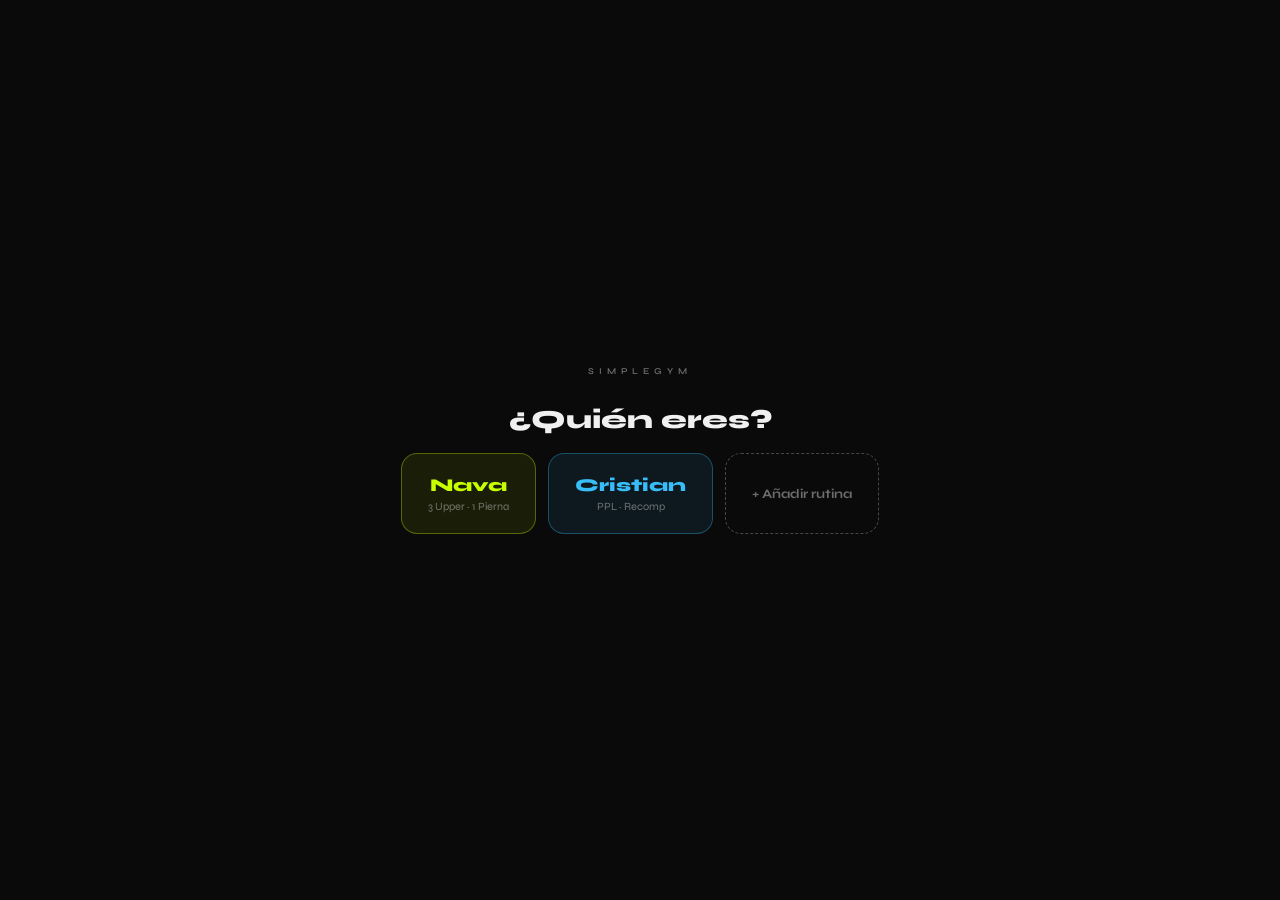
<file: index.html>
<!DOCTYPE html>
<html lang="es">
<head>
<meta charset="UTF-8">
<meta name="viewport" content="width=device-width, initial-scale=1, maximum-scale=1, user-scalable=no">
<meta name="mobile-web-app-capable" content="yes">
<meta name="apple-mobile-web-app-capable" content="yes">
<meta name="apple-mobile-web-app-status-bar-style" content="black-translucent">
<title>SimpleGym</title>
<meta name="theme-color" content="#0a0a0a">
<link rel="manifest" href="manifest.webmanifest">
<link rel="icon" href="icons/icon.svg" type="image/svg+xml">
<link rel="apple-touch-icon" href="icons/icon-192.png">
<link rel="stylesheet" href="styles.css?v=1.4.1">
</head>
<body>
<div id="app"><div class="loading">CARGANDO…</div></div>
<div id="rest-timer" class="resttimer"></div>

<script src="js/store.js?v=1.4.1"></script>
<script src="js/core.js?v=1.4.1"></script>
<script src="js/timer.js?v=1.4.1"></script>
<script src="js/library.js?v=1.4.1"></script>
<script src="js/builders.js?v=1.4.1"></script>
<script src="js/data-nava.js?v=1.4.1"></script>
<script src="js/data-cristian.js?v=1.4.1"></script>
<script src="js/profiles.js?v=1.4.1"></script>
<script src="js/engine.js?v=1.4.1"></script>
<script src="js/app.js?v=1.4.1"></script>
</body>
</html>
</file>
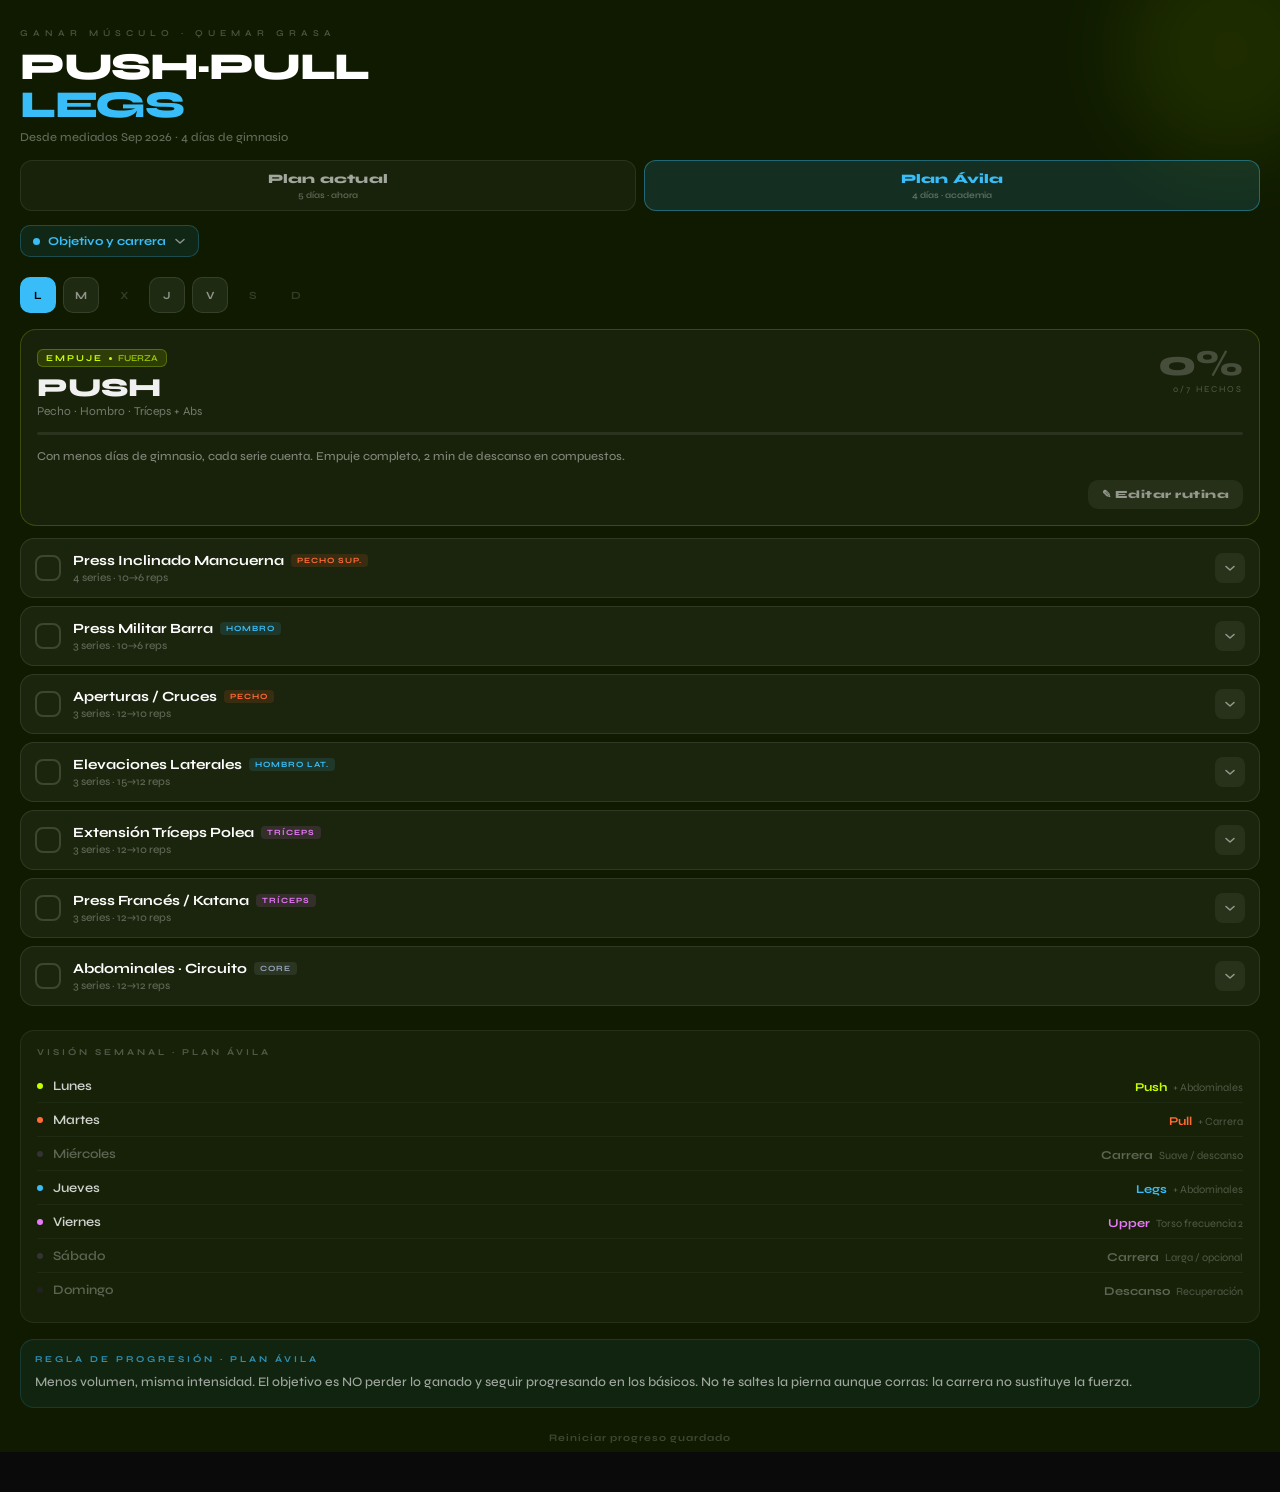
<file: rutina-cristian.html>
<!DOCTYPE html>
<!-- APP DEL AMIGO — PPL Recomp. Almacenamiento independiente (STORAGE_KEY = gymAmigoProgresoV1).
     Dos bloques: "Plan actual" (5 días PPL, hasta mediados de septiembre) y "Plan Ávila" (4 días PPL+Upper). -->
<html lang="es">
<head>
<meta charset="UTF-8">
<meta name="viewport" content="width=device-width, initial-scale=1, maximum-scale=1, user-scalable=no">
<meta name="mobile-web-app-capable" content="yes">
<meta name="apple-mobile-web-app-capable" content="yes">
<meta name="apple-mobile-web-app-status-bar-style" content="black-translucent">
<title>PPL · Recomp — Plan del amigo</title>
<style>
  @import url('https://fonts.googleapis.com/css2?family=Syne:wght@400;500;600;700;800&display=swap');
  * { box-sizing: border-box; margin: 0; padding: 0; -webkit-tap-highlight-color: transparent; }
  html, body { background: #0a0a0a; }
  body {
    font-family: 'Syne', -apple-system, sans-serif; color: #f0f0f0;
    transition: background 0.5s ease; padding-bottom: env(safe-area-inset-bottom);
  }
  ::-webkit-scrollbar { width: 3px; }
  ::-webkit-scrollbar-thumb { background: #333; }

  .wrap { min-height: 100vh; }
  .glow { position: absolute; top: -60px; right: -60px; width: 220px; height: 220px; border-radius: 50%; opacity: 0.08; filter: blur(40px); pointer-events: none; transition: background 0.5s; }
  .header { padding: 28px 20px 0; position: relative; overflow: hidden; }
  .eyebrow { font-size: 9px; letter-spacing: 5px; color: rgba(255,255,255,0.25); margin-bottom: 10px; font-weight: 600; }
  .title { font-size: 38px; font-weight: 800; letter-spacing: -1.5px; line-height: 1; color: #fff; }
  .subtitle { font-size: 12px; color: rgba(255,255,255,0.35); margin-top: 6px; font-weight: 500; }

  .blockswitch { display: flex; gap: 8px; margin-top: 16px; }
  .blockpill { flex: 1; padding: 10px 12px; border-radius: 12px; cursor: pointer; text-align: center; transition: all 0.25s; }
  .blockpill .bp-name { font-size: 13px; font-weight: 800; letter-spacing: 0.2px; }
  .blockpill .bp-sub { font-size: 9px; font-weight: 600; margin-top: 3px; opacity: 0.8; }

  .phasepill { display: inline-flex; align-items: center; gap: 8px; margin-top: 14px; padding: 8px 12px; border-radius: 10px; cursor: pointer; transition: all 0.2s; }
  .dot { width: 7px; height: 7px; border-radius: 50%; flex-shrink: 0; display: inline-block; }
  .chevron { display: inline-flex; transition: transform 0.2s; }
  .chevron.open { transform: rotate(180deg); }
  .planpanel { margin-top: 12px; background: rgba(255,255,255,0.03); border-radius: 14px; padding: 16px; }
  .plandesc { font-size: 13px; color: rgba(255,255,255,0.7); line-height: 1.6; margin-bottom: 14px; }
  .planlabel { font-size: 9px; font-weight: 700; letter-spacing: 2px; color: rgba(255,255,255,0.25); margin-bottom: 8px; margin-top: 4px; }
  .runbox { background: rgba(255,255,255,0.03); border-radius: 10px; padding: 11px 12px; margin-bottom: 14px; }
  .runtext { font-size: 12px; color: rgba(255,255,255,0.55); line-height: 1.6; font-weight: 500; }
  .phaserow { display: flex; justify-content: space-between; align-items: center; padding: 8px 0; border-bottom: 1px solid rgba(255,255,255,0.05); }
  .phaserow:last-child { border-bottom: none; }
  .phaseleft { display: flex; align-items: center; gap: 8px; }
  .phasename { font-size: 12px; font-weight: 600; color: rgba(255,255,255,0.6); }
  .phasename.current { font-weight: 800; color: #fff; }
  .heretag { font-size: 8px; font-weight: 700; letter-spacing: 1px; }
  .phasedate { font-size: 10px; color: rgba(255,255,255,0.3); white-space: nowrap; }

  .weekpills { display: flex; gap: 7px; margin-top: 20px; }
  .daybtn { width: 36px; height: 36px; border-radius: 10px; display: flex; align-items: center; justify-content: center; font-size: 11px; font-weight: 700; transition: all 0.3s; }

  .daycard-wrap { margin: 16px 20px 0; }
  .daycard { background: rgba(255,255,255,0.04); border-radius: 16px; padding: 16px; transition: border-color 0.4s; }
  .daycard-top { display: flex; justify-content: space-between; align-items: flex-start; }
  .typebadge { display: inline-flex; align-items: center; gap: 6px; border-radius: 6px; padding: 3px 8px; margin-bottom: 8px; }
  .typebadge .t1 { font-size: 9px; font-weight: 700; letter-spacing: 2px; }
  .typebadge .sep { width: 3px; height: 3px; border-radius: 50%; display: inline-block; }
  .typebadge .t2 { font-size: 9px; font-weight: 600; opacity: 0.7; }
  .dayname { font-size: 26px; font-weight: 800; letter-spacing: -0.5px; line-height: 1; }
  .daysub { font-size: 12px; color: rgba(255,255,255,0.4); margin-top: 3px; }
  .pctbox { text-align: right; }
  .pctnum { font-size: 36px; font-weight: 800; line-height: 1; transition: color 0.3s; }
  .pctlabel { font-size: 9px; letter-spacing: 2px; color: rgba(255,255,255,0.25); margin-top: 2px; }
  .barbg { height: 3px; background: rgba(255,255,255,0.08); border-radius: 3px; margin-top: 14px; overflow: hidden; }
  .barfill { height: 100%; border-radius: 3px; transition: width 0.5s cubic-bezier(.4,0,.2,1); }
  .focus { margin-top: 12px; font-size: 12px; color: rgba(255,255,255,0.45); line-height: 1.6; font-weight: 500; }

  .exlist { padding: 12px 20px; }
  .excard { margin-bottom: 8px; border-radius: 14px; overflow: hidden; transition: all 0.25s ease; }
  .exhead { padding: 13px 14px; display: flex; gap: 12px; align-items: center; }
  .chk { width: 26px; height: 26px; flex-shrink: 0; border-radius: 8px; display: flex; align-items: center; justify-content: center; transition: all 0.15s; cursor: pointer; }
  .exinfo { flex: 1; min-width: 0; cursor: pointer; }
  .exname-row { display: flex; align-items: center; gap: 7px; flex-wrap: wrap; }
  .exname { font-size: 14px; font-weight: 700; }
  .muscletag { font-size: 8px; font-weight: 700; padding: 2px 6px; border-radius: 4px; letter-spacing: 1px; white-space: nowrap; }
  .exmeta { font-size: 11px; color: rgba(255,255,255,0.3); margin-top: 2px; font-weight: 500; }
  .expbtn { width: 30px; height: 30px; display: flex; align-items: center; justify-content: center; border-radius: 8px; background: rgba(255,255,255,0.06); transition: transform 0.25s ease; flex-shrink: 0; cursor: pointer; }

  .pyramid { border-top: 1px solid rgba(255,255,255,0.06); }
  .pyhead { display: grid; grid-template-columns: 40px 90px 1fr 60px; padding: 7px 14px; background: rgba(0,0,0,0.2); font-size: 8px; font-weight: 700; letter-spacing: 2px; color: rgba(255,255,255,0.2); }
  .pyrow { display: grid; grid-template-columns: 40px 90px 1fr 60px; padding: 9px 14px; align-items: center; border-bottom: 1px solid rgba(255,255,255,0.04); }
  .pyrow:last-of-type { border-bottom: none; }
  .pyset { font-size: 16px; font-weight: 800; }
  .pyreps { font-size: 15px; font-weight: 700; color: #fff; }
  .pyweight { font-size: 13px; color: rgba(255,255,255,0.5); font-weight: 500; }
  .pyint { text-align: right; font-size: 9px; font-weight: 700; }
  .tip { padding: 10px 14px; background: rgba(0,0,0,0.15); border-top: 1px solid rgba(255,255,255,0.05); font-size: 11px; color: rgba(255,255,255,0.35); line-height: 1.6; font-style: italic; }

  .logwrap { padding: 12px 14px; border-top: 1px solid rgba(255,255,255,0.05); }
  .logbtn { display: flex; align-items: center; justify-content: center; gap: 7px; padding: 10px; border-radius: 10px; font-size: 12px; font-weight: 700; cursor: pointer; }
  .logform-row { display: flex; gap: 10px; margin-bottom: 10px; }
  .logform-col { flex: 1; }
  .logform-label { font-size: 9px; font-weight: 700; letter-spacing: 1px; color: rgba(255,255,255,0.35); margin-bottom: 5px; }
  .numin { font-family: 'Syne', sans-serif; font-weight: 700; font-size: 15px; background: rgba(255,255,255,0.06); border: 1px solid rgba(255,255,255,0.15); color: #fff; border-radius: 8px; padding: 8px 10px; width: 100%; }
  .numin:focus { outline: none; border-color: rgba(255,255,255,0.4); }
  .logform-actions { display: flex; gap: 8px; }
  .logform-btn { flex: 1; text-align: center; padding: 10px; border-radius: 10px; font-size: 12px; font-weight: 800; cursor: pointer; }

  .editbar { display: flex; justify-content: flex-end; margin-top: 14px; }
  .editbtn { display: inline-flex; align-items: center; gap: 6px; font-size: 11px; font-weight: 800; letter-spacing: 0.5px; padding: 8px 14px; border-radius: 10px; cursor: pointer; }
  .exname-input { font-family: 'Syne', sans-serif; font-weight: 700; font-size: 14px; background: rgba(255,255,255,0.07); border: 1px solid rgba(255,255,255,0.18); color: #fff; border-radius: 7px; padding: 5px 8px; width: 100%; min-width: 0; }
  .exname-input:focus { outline: none; border-color: rgba(255,255,255,0.4); }
  .pyhead-edit { display: grid; grid-template-columns: 34px 1fr 1fr 30px; gap: 6px; padding: 7px 14px; background: rgba(0,0,0,0.2); font-size: 8px; font-weight: 700; letter-spacing: 2px; color: rgba(255,255,255,0.2); }
  .pyrow-edit { display: grid; grid-template-columns: 34px 1fr 1fr 30px; gap: 6px; padding: 7px 14px; align-items: center; border-bottom: 1px solid rgba(255,255,255,0.04); }
  .pyrow-edit:last-of-type { border-bottom: none; }
  .pysmallin { font-family: 'Syne', sans-serif; font-weight: 700; font-size: 12px; background: rgba(255,255,255,0.06); border: 1px solid rgba(255,255,255,0.15); color: #fff; border-radius: 6px; padding: 6px 7px; width: 100%; min-width: 0; }
  .pysmallin:focus { outline: none; border-color: rgba(255,255,255,0.4); }
  .setdel { width: 22px; height: 22px; display: flex; align-items: center; justify-content: center; border-radius: 6px; background: rgba(255,80,80,0.15); color: #ff6b6b; font-size: 14px; font-weight: 800; cursor: pointer; flex-shrink: 0; }
  .addsetbtn { margin: 8px 14px 2px; padding: 9px; border-radius: 8px; background: rgba(255,255,255,0.05); text-align: center; font-size: 11px; font-weight: 700; color: rgba(255,255,255,0.5); cursor: pointer; }
  .exdelbtn { margin: 10px 14px 2px; padding: 9px; border-radius: 8px; background: rgba(255,80,80,0.1); text-align: center; font-size: 11px; font-weight: 700; color: #ff6b6b; cursor: pointer; }
  .addexbtn { margin: 14px 20px 0; padding: 13px; border-radius: 14px; border: 1px dashed rgba(255,255,255,0.18); text-align: center; font-size: 12px; font-weight: 700; color: rgba(255,255,255,0.4); cursor: pointer; }
  .restorebtn { margin: 10px 20px 0; padding: 9px; border-radius: 10px; background: rgba(255,255,255,0.04); text-align: center; font-size: 11px; font-weight: 700; color: rgba(255,255,255,0.4); cursor: pointer; }

  .overview { margin: 4px 20px 16px; padding: 16px; background: rgba(255,255,255,0.03); border: 1px solid rgba(255,255,255,0.07); border-radius: 14px; }
  .overview-title { font-size: 9px; font-weight: 700; letter-spacing: 3px; color: rgba(255,255,255,0.25); margin-bottom: 12px; }
  .overow { display: flex; justify-content: space-between; align-items: center; padding: 7px 0; border-bottom: 1px solid rgba(255,255,255,0.04); }
  .overow:last-child { border-bottom: none; }
  .overleft { display: flex; gap: 10px; align-items: center; }
  .overdot { width: 6px; height: 6px; border-radius: 50%; flex-shrink: 0; display: inline-block; }
  .overday { font-size: 13px; font-weight: 600; }
  .overtype { font-size: 12px; font-weight: 700; }
  .overtag { font-size: 11px; color: rgba(255,255,255,0.25); margin-left: 6px; }

  .rulebox { margin: 0 20px 16px; padding: 14px; border-radius: 14px; transition: all 0.4s; }
  .rulelabel { font-size: 9px; font-weight: 700; letter-spacing: 3px; opacity: 0.7; margin-bottom: 8px; }
  .ruletext { font-size: 13px; color: rgba(255,255,255,0.6); line-height: 1.6; font-weight: 500; }

  .footer { margin: 0 20px 40px; text-align: center; }
  .resetlink { display: inline-block; font-size: 10px; font-weight: 700; letter-spacing: 1px; cursor: pointer; padding: 8px; }

  .toast { position: fixed; top: 14px; left: 50%; transform: translateX(-50%); z-index: 50; background: #111; color: #fff; font-size: 12px; font-weight: 700; padding: 9px 16px; border-radius: 10px; box-shadow: 0 8px 24px rgba(0,0,0,0.4); white-space: nowrap; }
  .loading { min-height: 100vh; display: flex; align-items: center; justify-content: center; color: rgba(255,255,255,0.4); font-size: 13px; letter-spacing: 2px; }
</style>
</head>
<body>
<div id="app"><div class="loading">CARGANDO…</div></div>

<script>
/* ============================================================
   PPL · RECOMP — dos bloques con el mismo motor interactivo.
   1) "Plan actual": 5 días PPL (frecuencia 2 push/pull, 1 legs)
      + 3 días de carrera. Hasta mediados de septiembre.
   2) "Plan Ávila": 4 días PPL + Upper (frecuencia 2 torso, 1 legs)
      + 2-3 días de carrera. Desde la academia.
   Los pesos son un punto de partida: se editan desde la app y
   se guardan en el móvil (localStorage).
   ============================================================ */

var muscleColors = {
  "Pecho": "#FF6B35", "Pecho sup.": "#FF6B35", "Pecho inf.": "#FF6B35",
  "Espalda": "#C8FF00", "Dorsal": "#A3E635", "Espalda alta": "#84CC16",
  "Hombro": "#38BDF8", "Hombro lat.": "#38BDF8", "Hombro post.": "#38BDF8",
  "Bíceps": "#E879F9", "Tríceps": "#E879F9", "Antebrazo": "#C084FC",
  "Cuádriceps": "#FB923C", "Isquios": "#FB923C", "Glúteo": "#F472B6",
  "Gemelos": "#34D399", "Trapecio": "#FBBF24", "Core": "#94A3B8",
};

/* ---------- BLOQUE 1: PLAN ACTUAL (5 días PPL) ---------- */
var diasActual = [
  {
    id: "a-lun", label: "LUN", fullName: "PUSH A", type: "EMPUJE", tag: "Fuerza",
    subtitle: "Pecho · Hombro · Tríceps + Abs", accent: "#C8FF00", bg: "#0f1a00",
    focus: "Empuje pesado. Descansa 2–3 min en los compuestos. Técnica antes que ego. Al final, abdominales.",
    exercises: [
      { id: "a-lun-press-inc", name: "Press Superior en Multipower", muscle: "Pecho sup.", trackable: true,
        repsPattern: [10, 10, 8, 6], offsets: [-10, -10, -5, 0], baseTop: 60, step: 2.5,
        note: "Press inclinado guiado. Al completar las reps de la última serie → sube 2,5 kg la próxima vez." },
      { id: "a-lun-aperturas", name: "Aperturas / Contractor (máquina)", muscle: "Pecho", trackable: true,
        repsPattern: [12, 10, 10], offsets: [-10, -5, 0], baseTop: 55, step: 5,
        note: "Aprieta 1 seg en el centro, estira bien al abrir." },
      { id: "a-lun-press-plano-db", name: "Press Plano Mancuerna", muscle: "Pecho", trackable: true,
        repsPattern: [8, 8, 6], offsets: [-6, -3, 0], baseTop: 34, step: 2,
        note: "Peso por mancuerna. Estiramiento controlado abajo." },
      { id: "a-lun-elev-lat", name: "Elevaciones Laterales Polea", muscle: "Hombro lat.", trackable: true,
        repsPattern: [12, 10, 8], offsets: [-2, -1, 0], baseTop: 12, step: 1,
        note: "3 series + dropset final (baja el peso y sigue 6–8 reps). Sube el mínimo que permita la máquina." },
      { id: "a-lun-press-militar", name: "Press Militar Multipower", muscle: "Hombro", trackable: true,
        repsPattern: [10, 10, 8], offsets: [-8, -4, 0], baseTop: 45, step: 2.5,
        note: "Core apretado, sin arquear la zona lumbar." },
      { id: "a-lun-rotador", name: "Rotación Externa (manguito)", muscle: "Hombro post.", trackable: true,
        repsPattern: [12, 10, 10], offsets: [-3, -1, 0], baseTop: 12, step: 1,
        note: "Salud del hombro. Movimiento lento y controlado, sin tirones." },
      { id: "a-lun-ext-triceps", name: "Extensión Tríceps Polea + Katana", muscle: "Tríceps", trackable: true,
        repsPattern: [12, 10, 10], offsets: [-6, -2, 0], baseTop: 27, step: 2.5,
        note: "Superserie con katana (barra V). Codos fijos, bloqueo total abajo." },
      { id: "a-lun-abs", name: "Abdominales · Circuito 1", muscle: "Core", trackable: false,
        staticPyramid: [
          { set: 1, reps: "12", weight: "Crunch" },
          { set: 2, reps: "12", weight: "Rueda abdominal" },
          { set: 3, reps: "12", weight: "Press Pallof" } ],
        note: "Circuito · 3 vueltas. Core apretado, sin arquear la lumbar." },
    ],
  },
  {
    id: "a-mar", label: "MAR", fullName: "PULL A", type: "TIRÓN", tag: "Fuerza",
    subtitle: "Espalda · Bíceps · Trapecio", accent: "#FF6B35", bg: "#1a0a00",
    focus: "Tirón. Pausa 1 seg apretando la espalda. Hoy además carrera continua suave, 7–10 km.",
    exercises: [
      { id: "a-mar-dominadas", name: "Dominadas", muscle: "Espalda", trackable: false,
        staticPyramid: [
          { set: 1, reps: "al fallo", weight: "Corporal" },
          { set: 2, reps: "12", weight: "Corporal" },
          { set: 3, reps: "10", weight: "Corporal" } ],
        note: "Cuando superes 12 limpias en la 1ª serie → añade lastre." },
      { id: "a-mar-remo-db", name: "Remo Mancuerna en Banco", muscle: "Espalda", trackable: true,
        repsPattern: [12, 10, 10], offsets: [-6, -3, 0], baseTop: 32, step: 2,
        note: "Pecho apoyado en banco inclinado. Recorrido completo, pausa arriba." },
      { id: "a-mar-pullover", name: "Pull Over en Polea", muscle: "Dorsal", trackable: true,
        repsPattern: [12, 10, 10], offsets: [-6, -3, 0], baseTop: 30, step: 2.5,
        note: "Brazos casi rectos, siente el estiramiento del dorsal." },
      { id: "a-mar-remo-abierto", name: "Remo Abierto (máquina)", muscle: "Espalda alta", trackable: true,
        repsPattern: [10, 10, 8], offsets: [-8, -4, 0], baseTop: 55, step: 2.5,
        note: "Codos abiertos, aprieta las escápulas 1 seg." },
      { id: "a-mar-curl-bayesian", name: "Curl Bayesian (polea)", muscle: "Bíceps", trackable: true,
        repsPattern: [12, 10, 10], offsets: [-4, -2, 0], baseTop: 14, step: 1.25,
        note: "Última serie al fallo. Sin balanceo." },
      { id: "a-mar-martillo", name: "Curl Martillo", muscle: "Bíceps", trackable: true,
        repsPattern: [10, 10, 10], offsets: [-4, -2, 0], baseTop: 16, step: 2,
        note: "Trabaja braquial y antebrazo. Peso por mancuerna." },
      { id: "a-mar-trapecio", name: "Encogimientos de Trapecio", muscle: "Trapecio", trackable: true,
        repsPattern: [12, 12, 10], offsets: [-10, -5, 0], baseTop: 40, step: 2.5,
        note: "Pausa arriba 1 seg, sin rotar los hombros." },
    ],
  },
  {
    id: "a-mie", label: "MIÉ", fullName: "LEGS", type: "PIERNA", tag: "Completa",
    subtitle: "Cuádriceps · Isquios · Glúteo · Gemelo + Abs", accent: "#38BDF8", bg: "#001a2a",
    focus: "Único día de pierna: no recortes nada. Hasta 3 min de descanso en prensa. Abdominales al final.",
    exercises: [
      { id: "a-mie-abductor", name: "Abductor (máquina)", muscle: "Glúteo", trackable: true,
        repsPattern: [15, 12, 12], offsets: [-10, -5, 0], baseTop: 60, step: 5,
        note: "Inclínate un poco hacia delante para cargar más el glúteo." },
      { id: "a-mie-gemelo", name: "Gemelo (máquina)", muscle: "Gemelos", trackable: true,
        repsPattern: [12, 12, 10], offsets: [-15, -8, 0], baseTop: 70, step: 2.5,
        note: "Pausa 2 seg en el estiramiento de abajo. Los gemelos responden a volumen." },
      { id: "a-mie-prensa", name: "Prensa Inclinada", muscle: "Cuádriceps", trackable: true,
        repsPattern: [10, 8, 8, 6], offsets: [-30, -15, -5, 0], baseTop: 200, step: 5,
        note: "Pies bajos = más cuádriceps. Al completar las reps de la última serie → sube." },
      { id: "a-mie-hip-thrust", name: "Hip Thrust", muscle: "Glúteo", trackable: true,
        repsPattern: [12, 10], offsets: [-15, 0], baseTop: 90, step: 5,
        note: "Aprieta el glúteo arriba 1 seg. Barbilla metida, mirada al frente." },
      { id: "a-mie-rumano", name: "Peso Muerto Rumano", muscle: "Isquios", trackable: true,
        repsPattern: [10, 8, 8], offsets: [-10, -5, 0], baseTop: 80, step: 2.5,
        note: "Series descendentes. Caderas atrás, barra pegada al cuerpo, técnica perfecta." },
      { id: "a-mie-ext-cuad", name: "Extensión de Cuádriceps", muscle: "Cuádriceps", trackable: true,
        repsPattern: [12, 10, 10], offsets: [-8, -4, 0], baseTop: 50, step: 2.5,
        note: "Pausa 1 seg arriba apretando el cuádriceps." },
      { id: "a-mie-curl-fem", name: "Curl Femoral Tumbado", muscle: "Isquios", trackable: true,
        repsPattern: [12, 10, 10], offsets: [-8, -4, 0], baseTop: 45, step: 2.5,
        note: "Aprieta al final del recorrido, baja controlado." },
      { id: "a-mie-abs", name: "Abdominales · Circuito 2", muscle: "Core", trackable: false,
        staticPyramid: [
          { set: 1, reps: "10", weight: "Crunch" },
          { set: 2, reps: "10", weight: "Elevaciones inferiores" },
          { set: 3, reps: "15", weight: "Laterales" },
          { set: 4, reps: "10/lado", weight: "Plancha + rotación" } ],
        note: "Circuito · 3 vueltas." },
    ],
  },
  {
    id: "a-jue", label: "JUE", fullName: "PUSH B", type: "EMPUJE", tag: "Hipertrofia",
    subtitle: "Pecho · Hombro · Tríceps", accent: "#E879F9", bg: "#1a0020",
    focus: "Segundo empuje, más volumen que el lunes. Descanso 90 seg. Hoy además series en pista.",
    exercises: [
      { id: "a-jue-press-plano", name: "Press Plano (máquina/mancuerna)", muscle: "Pecho", trackable: true,
        repsPattern: [10, 10, 8, 6], offsets: [-8, -8, -4, 0], baseTop: 40, step: 2,
        note: "Día pesado de pecho. Estiramiento máximo, empuja con el pectoral." },
      { id: "a-jue-press-inf", name: "Press Declinado / Inferior", muscle: "Pecho inf.", trackable: true,
        repsPattern: [10, 10, 8], offsets: [-8, -4, 0], baseTop: 45, step: 2.5,
        note: "Recorrido completo, aprieta la parte baja del pecho." },
      { id: "a-jue-elev-lat", name: "Elevaciones Laterales (máquina)", muscle: "Hombro lat.", trackable: true,
        repsPattern: [12, 12, 10], offsets: [-3, -1, 0], baseTop: 14, step: 1,
        note: "Da anchura de hombros. No hace falta ir muy pesado." },
      { id: "a-jue-press-militar-db", name: "Press Militar Mancuerna", muscle: "Hombro", trackable: true,
        repsPattern: [10, 10, 8], offsets: [-4, -2, 0], baseTop: 22, step: 2,
        note: "Peso por mancuerna. No arquees la lumbar." },
      { id: "a-jue-face-pull", name: "Face Pull Polea", muscle: "Hombro post.", trackable: true,
        repsPattern: [12, 12, 10], offsets: [-4, -2, 0], baseTop: 20, step: 2.5,
        note: "No lo saltes nunca: previene lesiones de hombro." },
      { id: "a-jue-press-cerrado", name: "Press Cerrado (tríceps)", muscle: "Tríceps", trackable: true,
        repsPattern: [10, 10, 10], offsets: [-6, -3, 0], baseTop: 40, step: 2.5,
        note: "Codos cerca del cuerpo, empuja con el tríceps." },
      { id: "a-jue-ext-unilat", name: "Extensión Polea Unilateral", muscle: "Tríceps", trackable: true,
        repsPattern: [12, 10, 10], offsets: [-3, -1, 0], baseTop: 12, step: 1.25,
        note: "Una mano cada vez, control total. Aprieta abajo." },
    ],
  },
  {
    id: "a-vie", label: "VIE", fullName: "PULL B", type: "TIRÓN", tag: "Hipertrofia",
    subtitle: "Espalda · Bíceps · Antebrazo + Abs", accent: "#FBBF24", bg: "#1a1500",
    focus: "Segundo tirón, foco en detalle y brazos. Descanso 90 seg. Abdominales al final.",
    exercises: [
      { id: "a-vie-remo-unilat", name: "Remo Unilateral Polea (cerrado)", muscle: "Espalda", trackable: true,
        repsPattern: [12, 10, 10], offsets: [-5, -2, 0], baseTop: 25, step: 2.5,
        note: "Un lado cada vez, lleva el codo hacia la cadera." },
      { id: "a-vie-jalon", name: "Jalón Agarre Neutro", muscle: "Dorsal", trackable: true,
        repsPattern: [10, 8, 6], offsets: [-10, -5, 0], baseTop: 65, step: 2.5,
        note: "Tira con los codos hacia abajo, pausa 1 seg abajo." },
      { id: "a-vie-remo-abierto", name: "Remo Abierto Polea", muscle: "Espalda alta", trackable: true,
        repsPattern: [12, 10, 10], offsets: [-6, -3, 0], baseTop: 45, step: 2.5,
        note: "Codos altos, aprieta la espalda alta y el deltoides posterior." },
      { id: "a-vie-rack-pull", name: "Rack Pull (peso muerto parcial)", muscle: "Espalda", trackable: true,
        repsPattern: [10, 8], offsets: [-15, 0], baseTop: 110, step: 5,
        note: "Desde pines a la altura de la rodilla. Espalda neutra, empuja el suelo." },
      { id: "a-vie-curl-scott", name: "Curl Bayesian Scott", muscle: "Bíceps", trackable: true,
        repsPattern: [12, 10, 10], offsets: [-4, -2, 0], baseTop: 16, step: 1.25,
        note: "Aislamiento en banco Scott. Sin trampa, no estires del todo abajo." },
      { id: "a-vie-curl-bayesian", name: "Curl Bayesian", muscle: "Bíceps", trackable: true,
        repsPattern: [10, 8, 8], offsets: [-3, -1, 0], baseTop: 14, step: 1.25,
        note: "Estiramiento máximo con el codo detrás del cuerpo." },
      { id: "a-vie-antebrazo", name: "Curl de Antebrazo (muñeca)", muscle: "Antebrazo", trackable: true,
        repsPattern: [15, 12, 12], offsets: [-4, -2, 0], baseTop: 20, step: 2.5,
        note: "Recorrido corto y controlado, sin balancear." },
      { id: "a-vie-abs", name: "Abdominales · Circuito 3", muscle: "Core", trackable: false,
        staticPyramid: [
          { set: 1, reps: "12", weight: "Crunch" },
          { set: 2, reps: "12", weight: "Rueda abdominal" },
          { set: 3, reps: "12", weight: "Inferiores en banco" } ],
        note: "Circuito · 3 vueltas." },
    ],
  },
];

/* ---------- BLOQUE 2: PLAN ÁVILA (4 días PPL + Upper) ---------- */
var diasAvila = [
  {
    id: "v-push", label: "LUN", fullName: "PUSH", type: "EMPUJE", tag: "Fuerza",
    subtitle: "Pecho · Hombro · Tríceps + Abs", accent: "#C8FF00", bg: "#0f1a00",
    focus: "Con menos días de gimnasio, cada serie cuenta. Empuje completo, 2 min de descanso en compuestos.",
    exercises: [
      { id: "v-push-press-inc", name: "Press Inclinado Mancuerna", muscle: "Pecho sup.", trackable: true,
        repsPattern: [10, 8, 8, 6], offsets: [-6, -4, -2, 0], baseTop: 34, step: 2,
        note: "El pecho superior es lo que más se nota. Al completar las reps de la última serie → sube." },
      { id: "v-push-press-militar", name: "Press Militar Barra", muscle: "Hombro", trackable: true,
        repsPattern: [10, 8, 6], offsets: [-8, -4, 0], baseTop: 45, step: 2.5,
        note: "De pie o sentado. Core firme, sin arquear la lumbar." },
      { id: "v-push-aperturas", name: "Aperturas / Cruces", muscle: "Pecho", trackable: true,
        repsPattern: [12, 12, 10], offsets: [-5, -3, 0], baseTop: 20, step: 2.5,
        note: "Estiramiento amplio, aprieta en el centro 1 seg." },
      { id: "v-push-elev-lat", name: "Elevaciones Laterales", muscle: "Hombro lat.", trackable: true,
        repsPattern: [15, 12, 12], offsets: [-3, -1, 0], baseTop: 12, step: 1,
        note: "Volumen para anchura de hombros." },
      { id: "v-push-ext-triceps", name: "Extensión Tríceps Polea", muscle: "Tríceps", trackable: true,
        repsPattern: [12, 10, 10], offsets: [-6, -2, 0], baseTop: 27, step: 2.5,
        note: "Codos fijos, bloqueo total abajo." },
      { id: "v-push-katana", name: "Press Francés / Katana", muscle: "Tríceps", trackable: true,
        repsPattern: [12, 10, 10], offsets: [-5, -2, 0], baseTop: 25, step: 2.5,
        note: "Baja controlado detrás de la cabeza, codos quietos." },
      { id: "v-push-abs", name: "Abdominales · Circuito", muscle: "Core", trackable: false,
        staticPyramid: [
          { set: 1, reps: "12", weight: "Crunch" },
          { set: 2, reps: "12", weight: "Rueda abdominal" },
          { set: 3, reps: "12", weight: "Press Pallof" } ],
        note: "Circuito · 3 vueltas. Uno de tus 2 días de abdominales." },
    ],
  },
  {
    id: "v-pull", label: "MAR", fullName: "PULL", type: "TIRÓN", tag: "Fuerza",
    subtitle: "Espalda · Bíceps", accent: "#FF6B35", bg: "#1a0a00",
    focus: "Tirón completo. Frecuencia 2 de espalda junto con el día Upper. Pausa apretando la espalda.",
    exercises: [
      { id: "v-pull-dominadas", name: "Dominadas / Jalón", muscle: "Espalda", trackable: false,
        staticPyramid: [
          { set: 1, reps: "al fallo", weight: "Corporal" },
          { set: 2, reps: "10", weight: "Corporal" },
          { set: 3, reps: "8", weight: "Corporal" } ],
        note: "Si haces +12 limpias → añade lastre o pásalo a jalón pesado registrando el peso." },
      { id: "v-pull-remo", name: "Remo con Barra", muscle: "Espalda", trackable: true,
        repsPattern: [10, 8, 8], offsets: [-10, -5, 0], baseTop: 70, step: 2.5,
        note: "Torso a 45°, lleva la barra al abdomen. Espalda neutra." },
      { id: "v-pull-remo-abierto", name: "Remo Abierto / Face Pull", muscle: "Espalda alta", trackable: true,
        repsPattern: [12, 12, 10], offsets: [-6, -3, 0], baseTop: 45, step: 2.5,
        note: "Codos altos para la espalda alta y el deltoides posterior." },
      { id: "v-pull-pullover", name: "Pull Over Polea", muscle: "Dorsal", trackable: true,
        repsPattern: [12, 10, 10], offsets: [-5, -2, 0], baseTop: 30, step: 2.5,
        note: "Brazos casi rectos, foco total en el dorsal." },
      { id: "v-pull-curl", name: "Curl Bíceps Barra", muscle: "Bíceps", trackable: true,
        repsPattern: [10, 10, 8], offsets: [-5, -2, 0], baseTop: 30, step: 1.25,
        note: "Sin balanceo, contracción completa arriba." },
      { id: "v-pull-martillo", name: "Curl Martillo", muscle: "Bíceps", trackable: true,
        repsPattern: [12, 10, 10], offsets: [-4, -2, 0], baseTop: 16, step: 2,
        note: "Braquial y antebrazo. Peso por mancuerna." },
    ],
  },
  {
    id: "v-legs", label: "JUE", fullName: "LEGS", type: "PIERNA", tag: "Completa",
    subtitle: "Cuádriceps · Isquios · Glúteo · Gemelo + Abs", accent: "#38BDF8", bg: "#001a2a",
    focus: "Único día de pierna a la semana: dale con todo. La carrera ayuda, pero la fuerza se entrena aquí. Abs al final.",
    exercises: [
      { id: "v-legs-sentadilla", name: "Sentadilla / Prensa", muscle: "Cuádriceps", trackable: true,
        repsPattern: [10, 8, 6], offsets: [-15, -8, 0], baseTop: 100, step: 2.5,
        note: "Técnica antes que ego. Profundidad completa. Al completar reps → sube." },
      { id: "v-legs-rumano", name: "Peso Muerto Rumano", muscle: "Isquios", trackable: true,
        repsPattern: [10, 8, 8], offsets: [-10, -5, 0], baseTop: 80, step: 2.5,
        note: "Caderas atrás, barra pegada al cuerpo." },
      { id: "v-legs-ext-cuad", name: "Extensión de Cuádriceps", muscle: "Cuádriceps", trackable: true,
        repsPattern: [12, 12, 10], offsets: [-8, -4, 0], baseTop: 50, step: 2.5,
        note: "Pausa 1 seg arriba." },
      { id: "v-legs-curl-fem", name: "Curl Femoral", muscle: "Isquios", trackable: true,
        repsPattern: [12, 10, 10], offsets: [-8, -4, 0], baseTop: 45, step: 2.5,
        note: "Aprieta al final del recorrido." },
      { id: "v-legs-hip", name: "Hip Thrust", muscle: "Glúteo", trackable: true,
        repsPattern: [12, 10, 8], offsets: [-15, -8, 0], baseTop: 90, step: 5,
        note: "Bloqueo de glúteo arriba 1 seg." },
      { id: "v-legs-gemelos", name: "Gemelos de Pie", muscle: "Gemelos", trackable: true,
        repsPattern: [15, 12, 12], offsets: [-15, -8, 0], baseTop: 70, step: 2.5,
        note: "Pausa 2 seg abajo, rango completo." },
      { id: "v-legs-abs", name: "Abdominales · Circuito", muscle: "Core", trackable: false,
        staticPyramid: [
          { set: 1, reps: "10", weight: "Crunch" },
          { set: 2, reps: "10", weight: "Elevaciones inferiores" },
          { set: 3, reps: "45 seg", weight: "Plancha" } ],
        note: "Circuito · 3 vueltas. Tu segundo día de abdominales." },
    ],
  },
  {
    id: "v-upper", label: "VIE", fullName: "UPPER", type: "TORSO", tag: "Frecuencia 2",
    subtitle: "Pecho · Espalda · Hombro · Brazos", accent: "#E879F9", bg: "#1a0020",
    focus: "Segundo estímulo de torso: sube pecho, espalda y hombro a frecuencia 2. Descanso 90 seg.",
    exercises: [
      { id: "v-upper-press-inc", name: "Press Inclinado", muscle: "Pecho sup.", trackable: true,
        repsPattern: [10, 8, 8], offsets: [-6, -3, 0], baseTop: 55, step: 2.5,
        note: "Complementa el día de Push. Estiramiento máximo." },
      { id: "v-upper-remo", name: "Remo Mancuerna", muscle: "Espalda", trackable: true,
        repsPattern: [10, 8, 8], offsets: [-6, -3, 0], baseTop: 32, step: 2,
        note: "Pausa 1 seg apretando el dorsal." },
      { id: "v-upper-press-db", name: "Press Militar Mancuerna", muscle: "Hombro", trackable: true,
        repsPattern: [10, 10, 8], offsets: [-4, -2, 0], baseTop: 22, step: 2,
        note: "Recorrido completo, sin arquear." },
      { id: "v-upper-jalon", name: "Jalón Agarre Neutro", muscle: "Dorsal", trackable: true,
        repsPattern: [12, 10, 10], offsets: [-8, -4, 0], baseTop: 60, step: 2.5,
        note: "Tira con los codos, no con las manos." },
      { id: "v-upper-elev-lat", name: "Elevaciones Laterales", muscle: "Hombro lat.", trackable: true,
        repsPattern: [15, 12, 12], offsets: [-3, -1, 0], baseTop: 12, step: 1,
        note: "Más volumen para hombros: da el look ancho." },
      { id: "v-upper-brazos", name: "Superserie Bíceps + Tríceps", muscle: "Bíceps", trackable: true,
        repsPattern: [12, 10, 10], offsets: [-4, -2, 0], baseTop: 14, step: 1.25,
        note: "Curl + extensión sin descanso entre medias. Bombeo final." },
    ],
  },
];

/* ---------- DEFINICIÓN DE LOS DOS BLOQUES ---------- */
var blocks = [
  {
    id: "actual", name: "Plan actual", tabsub: "5 días · ahora", accent: "#C8FF00",
    period: "Jul → mediados Sep 2026",
    goal: "Recomposición: ganar músculo mientras sigues quemando grasa. Frecuencia 2 en push y pull, 1 en pierna, con 3 días de carrera. Objetivo: verte algo más grande pero definiendo. Sube peso poco a poco, sin sacrificar la técnica.",
    run: "3 días de carrera. Martes: continua suave 7–10 km. Jueves: series en pista. Sábado: variado (cuestas o series de 1–2 km ×3-4 a 4:00–4:15/km).",
    rule: "Estás en recomposición: mantenimiento o déficit ligero y mucha proteína. Sube peso cuando completes las reps de la última serie; si no, repite el mismo. El músculo se construye poco a poco.",
    days: diasActual,
    week: [
      { label: "L", id: "a-lun", active: true },
      { label: "M", id: "a-mar", active: true },
      { label: "X", id: "a-mie", active: true },
      { label: "J", id: "a-jue", active: true },
      { label: "V", id: "a-vie", active: true },
      { label: "S", active: false },
      { label: "D", active: false },
    ],
    overview: [
      { day: "Lunes", type: "Push A", tag: "+ Abdominales", accent: "#C8FF00" },
      { day: "Martes", type: "Pull A", tag: "+ Carrera 7-10 km", accent: "#FF6B35" },
      { day: "Miércoles", type: "Legs", tag: "+ Abdominales", accent: "#38BDF8" },
      { day: "Jueves", type: "Push B", tag: "+ Series en pista", accent: "#E879F9" },
      { day: "Viernes", type: "Pull B", tag: "+ Abdominales", accent: "#FBBF24" },
      { day: "Sábado", type: "Carrera", tag: "Variada / cuestas", accent: "#333" },
      { day: "Domingo", type: "Descanso", tag: "Recuperación", accent: "#222" },
    ],
  },
  {
    id: "avila", name: "Plan Ávila", tabsub: "4 días · academia", accent: "#38BDF8",
    period: "Desde mediados Sep 2026",
    goal: "Menos volumen por la carga de la academia: bajas de 5 a 4 días de gimnasio (Push · Pull · Legs · Upper) manteniendo frecuencia 2 en el torso. Mantén 2–3 días de carrera (mínimo 2). El objetivo es no perder lo ganado y seguir progresando donde puedas.",
    run: "2–3 días (mínimo 2). Ideal: 1 suave de fondo + 1 de calidad (series). El día largo, el sábado, si el cuerpo lo permite.",
    rule: "Menos volumen, misma intensidad. El objetivo es NO perder lo ganado y seguir progresando en los básicos. No te saltes la pierna aunque corras: la carrera no sustituye la fuerza.",
    days: diasAvila,
    week: [
      { label: "L", id: "v-push", active: true },
      { label: "M", id: "v-pull", active: true },
      { label: "X", active: false },
      { label: "J", id: "v-legs", active: true },
      { label: "V", id: "v-upper", active: true },
      { label: "S", active: false },
      { label: "D", active: false },
    ],
    overview: [
      { day: "Lunes", type: "Push", tag: "+ Abdominales", accent: "#C8FF00" },
      { day: "Martes", type: "Pull", tag: "+ Carrera", accent: "#FF6B35" },
      { day: "Miércoles", type: "Carrera", tag: "Suave / descanso", accent: "#333" },
      { day: "Jueves", type: "Legs", tag: "+ Abdominales", accent: "#38BDF8" },
      { day: "Viernes", type: "Upper", tag: "Torso frecuencia 2", accent: "#E879F9" },
      { day: "Sábado", type: "Carrera", tag: "Larga / opcional", accent: "#333" },
      { day: "Domingo", type: "Descanso", tag: "Recuperación", accent: "#222" },
    ],
  },
];

var CHECK_SVG = '<svg width="11" height="9" viewBox="0 0 11 9" fill="none"><path d="M1 4.5L4 7.5L10 1" stroke="#000" stroke-width="2" stroke-linecap="round" stroke-linejoin="round"/></svg>';
var CHEVRON_SVG = '<svg width="12" height="12" viewBox="0 0 12 12" fill="none"><path d="M2 4.5L6 8L10 4.5" stroke="rgba(255,255,255,0.5)" stroke-width="1.5" stroke-linecap="round" stroke-linejoin="round"/></svg>';

var STORAGE_KEY = "gymAmigoProgresoV1";
var CUTOVER = "2026-09-15"; // mediados de septiembre: cambio de bloque

function todayISO() { return new Date().toISOString().slice(0, 10); }
function round(n) { return Math.round(n * 100) / 100; }

function buildDefaultProgress() {
  var exercises = {};
  blocks.forEach(function (b) {
    b.days.forEach(function (day) {
      day.exercises.forEach(function (ex) {
        if (ex.trackable) exercises[ex.id] = { top: ex.baseTop, history: [] };
      });
    });
  });
  return { exercises: exercises, overrides: {}, removed: {}, custom: {} };
}

function loadProgress() {
  try {
    var raw = localStorage.getItem(STORAGE_KEY);
    if (raw) {
      var parsed = JSON.parse(raw);
      var def = buildDefaultProgress();
      parsed.exercises = Object.assign({}, def.exercises, parsed.exercises || {});
      parsed.overrides = parsed.overrides || {};
      parsed.removed = parsed.removed || {};
      parsed.custom = parsed.custom || {};
      return parsed;
    }
  } catch (e) { console.error("No se pudo leer el progreso guardado", e); }
  return buildDefaultProgress();
}

function esc(s) {
  return String(s == null ? "" : s).replace(/[&<>"']/g, function (c) {
    return { "&": "&amp;", "<": "&lt;", ">": "&gt;", '"': "&quot;", "'": "&#39;" }[c];
  });
}

function saveProgress(p) {
  progress = p;
  try { localStorage.setItem(STORAGE_KEY, JSON.stringify(p)); }
  catch (e) { console.error("No se pudo guardar el progreso", e); }
}

function getPyramid(ex, prog) {
  if (!ex.trackable) return ex.staticPyramid;
  var entry = prog.exercises[ex.id];
  var top = entry ? entry.top : ex.baseTop;
  return ex.repsPattern.map(function (reps, i) {
    return { set: i + 1, reps: reps, weight: round(top + ex.offsets[i]) + " kg" };
  });
}

function findExercise(exId) {
  for (var b = 0; b < blocks.length; b++) {
    for (var d = 0; d < blocks[b].days.length; d++) {
      for (var e = 0; e < blocks[b].days[d].exercises.length; e++) {
        if (blocks[b].days[d].exercises[e].id === exId) return blocks[b].days[d].exercises[e];
      }
    }
  }
  return null;
}

/* ---------------- STATE ---------------- */
var activeBlock = todayISO() < CUTOVER ? 0 : 1;
var activeDay = blocks[activeBlock].days[0].id;
var checked = {};
var expanded = {};
var progress = loadProgress();
var editingId = null;
var toastMsg = "";
var toastTimeout = null;
var planOpen = false;
var confirmReset = false;
var confirmResetTimeout = null;
var editMode = false;

/* ---------------- EDICIÓN DE RUTINA (pesos, series, ejercicios) ---------------- */
function effectiveExercises(day, prog) {
  var list = [];
  day.exercises.forEach(function (ex) {
    if (prog.removed[ex.id]) return;
    list.push({ key: ex.id, base: ex, custom: false });
  });
  (prog.custom[day.id] || []).forEach(function (key) {
    list.push({ key: key, base: null, custom: true });
  });
  return list;
}

function getDisplayData(item, prog) {
  var ov = prog.overrides[item.key];
  if (ov) {
    return {
      name: ov.name,
      muscle: (item.base && item.base.muscle) || "Core",
      note: item.base ? item.base.note : "Ejercicio añadido por ti.",
      pyramid: ov.sets.map(function (s, i) { return { set: i + 1, reps: s.reps, weight: s.weight }; }),
      trackable: false,
    };
  }
  var ex = item.base;
  return { name: ex.name, muscle: ex.muscle, note: ex.note, pyramid: getPyramid(ex, prog), trackable: ex.trackable };
}

function ensureOverride(key) {
  if (!progress.overrides[key]) {
    var ex = findExercise(key);
    if (ex) {
      var basePyramid = getPyramid(ex, progress);
      progress.overrides[key] = {
        name: ex.name,
        sets: basePyramid.map(function (p) { return { reps: String(p.reps), weight: String(p.weight) }; }),
      };
    } else {
      progress.overrides[key] = { name: "Nuevo ejercicio", sets: [{ reps: "10", weight: "0 kg" }] };
    }
  }
  return progress.overrides[key];
}

function toggleEditMode() { editMode = !editMode; render(); }

function updateExerciseName(key, value) {
  var ov = ensureOverride(key);
  ov.name = value;
  saveProgress(progress);
  render();
}

function updateSetField(key, idx, field, value) {
  var ov = ensureOverride(key);
  ov.sets[idx][field] = value;
  saveProgress(progress);
  render();
}

function addSet(key) {
  var ov = ensureOverride(key);
  var last = ov.sets[ov.sets.length - 1] || { reps: "10", weight: "0 kg" };
  ov.sets.push({ reps: last.reps, weight: last.weight });
  saveProgress(progress);
  render();
}

function removeSet(key, idx) {
  var ov = ensureOverride(key);
  if (ov.sets.length <= 1) { showToast("Debe quedar al menos 1 serie."); return; }
  ov.sets.splice(idx, 1);
  saveProgress(progress);
  render();
}

function addExercise(dayId) {
  var id = "custom-" + dayId + "-" + Date.now();
  progress.overrides[id] = { name: "Nuevo ejercicio", sets: [{ reps: "10", weight: "0 kg" }] };
  if (!progress.custom[dayId]) progress.custom[dayId] = [];
  progress.custom[dayId].push(id);
  saveProgress(progress);
  expanded[dayId + "-" + id] = true;
  render();
}

function removeExercise(key) {
  var ex = findExercise(key);
  if (ex) {
    progress.removed[key] = true;
  } else {
    progress.custom[activeDay] = (progress.custom[activeDay] || []).filter(function (k) { return k !== key; });
  }
  delete progress.overrides[key];
  saveProgress(progress);
  render();
}

function restoreRemoved(dayId) {
  var block = blocks[activeBlock];
  var day = block.days.filter(function (d) { return d.id === dayId; })[0];
  if (!day) return;
  day.exercises.forEach(function (ex) { delete progress.removed[ex.id]; });
  saveProgress(progress);
  render();
}

/* ---------------- ACTIONS ---------------- */
function setActiveBlock(i) {
  if (i === activeBlock) return;
  activeBlock = i;
  activeDay = blocks[i].days[0].id;
  checked = {}; expanded = {}; editingId = null;
  render();
}
function setActiveDay(id) { activeDay = id; expanded = {}; editingId = null; render(); }
function toggleCheck(i) { var k = activeDay + "-" + i; checked[k] = !checked[k]; render(); }
function toggleExpand(i) { var k = activeDay + "-" + i; expanded[k] = !expanded[k]; render(); }
function togglePlan() { planOpen = !planOpen; render(); }
function openLogger(exId) { editingId = exId; render(); }
function cancelLogger() { editingId = null; render(); }

function showToast(msg) {
  toastMsg = msg;
  clearTimeout(toastTimeout);
  toastTimeout = setTimeout(function () { toastMsg = ""; render(); }, 3000);
  render();
}

function saveLog(exId) {
  var ex = findExercise(exId);
  if (!ex) return;
  var wEl = document.getElementById("inp-weight");
  var rEl = document.getElementById("inp-reps");
  var w = parseFloat(String(wEl.value).replace(",", "."));
  var r = parseInt(rEl.value, 10);
  if (isNaN(w) || isNaN(r)) { showToast("Revisa los números introducidos."); return; }
  var targetReps = ex.repsPattern[ex.repsPattern.length - 1];
  var reached = r >= targetReps;
  var newTop = reached ? round(w + ex.step) : round(w);
  var prevEntry = progress.exercises[ex.id] || { top: ex.baseTop, history: [] };
  var newHistory = (prevEntry.history || []).concat([{ date: todayISO(), weight: w, reps: r }]).slice(-10);
  progress.exercises[ex.id] = { top: newTop, history: newHistory };
  saveProgress(progress);
  editingId = null;
  showToast(reached ? "Guardado ✓ Próxima vez: " + newTop + " kg" : "Guardado ✓ Repetimos " + newTop + " kg la próxima");
}

function handleReset() {
  if (!confirmReset) {
    confirmReset = true;
    clearTimeout(confirmResetTimeout);
    confirmResetTimeout = setTimeout(function () { confirmReset = false; render(); }, 4000);
    render();
    return;
  }
  saveProgress(buildDefaultProgress());
  confirmReset = false;
  showToast("Progreso reiniciado.");
}

/* ---------------- RENDER ---------------- */
function render() {
  var app = document.getElementById("app");
  var block = blocks[activeBlock];
  var accent = block.accent;
  var day = block.days.filter(function (d) { return d.id === activeDay; })[0] || block.days[0];
  var effList = effectiveExercises(day, progress);
  var done = effList.filter(function (item) { return checked[activeDay + "-" + item.key]; }).length;
  var total = effList.length;
  var pct = total ? Math.round((done / total) * 100) : 0;

  document.body.style.background = day.bg;

  var html = "";
  if (toastMsg) html += '<div class="toast">' + toastMsg + "</div>";
  html += '<div class="wrap">';

  /* header */
  html += '<div class="header">' +
    '<div class="glow" style="background:' + day.accent + '"></div>' +
    '<div class="eyebrow">GANAR MÚSCULO · QUEMAR GRASA</div>' +
    '<div class="title">PUSH·PULL<br><span style="color:' + accent + '">LEGS</span></div>' +
    '<div class="subtitle">' + block.period + " · " + block.days.length + " días de gimnasio</div>";

  /* block switcher */
  html += '<div class="blockswitch">';
  blocks.forEach(function (b, bi) {
    var on = bi === activeBlock;
    html += '<div class="blockpill" style="background:' + (on ? b.accent + "22" : "rgba(255,255,255,0.04)") +
      ";border:1px solid " + (on ? b.accent + "66" : "rgba(255,255,255,0.08)") + '" onclick="setActiveBlock(' + bi + ')">' +
      '<div class="bp-name" style="color:' + (on ? b.accent : "rgba(255,255,255,0.6)") + '">' + b.name + "</div>" +
      '<div class="bp-sub" style="color:rgba(255,255,255,0.4)">' + b.tabsub + "</div>" +
    "</div>";
  });
  html += "</div>";

  /* goal pill */
  html += '<div class="phasepill" style="background:' + accent + "15;border:1px solid " + accent + '40" onclick="togglePlan()">' +
    '<span class="dot" style="background:' + accent + '"></span>' +
    '<span style="font-size:12px;font-weight:700;color:' + accent + '">Objetivo y carrera</span>' +
    '<span class="chevron' + (planOpen ? " open" : "") + '">' + CHEVRON_SVG + "</span>" +
  "</div>";

  if (planOpen) {
    html += '<div class="planpanel" style="border:1px solid ' + accent + '30">' +
      '<div class="plandesc">' + block.goal + "</div>" +
      '<div class="planlabel">CARRERA</div>' +
      '<div class="runbox"><div class="runtext">' + block.run + "</div></div>" +
      '<div class="planlabel">TU PLAN EN 2 BLOQUES</div>';
    blocks.forEach(function (b, bi) {
      var isCur = bi === activeBlock;
      html += '<div class="phaserow" style="opacity:' + (isCur ? 1 : 0.55) + '">' +
        '<div class="phaseleft">' +
          '<span class="dot" style="background:' + b.accent + '"></span>' +
          '<span class="phasename' + (isCur ? " current" : "") + '">' + b.name + "</span>" +
          (isCur ? '<span class="heretag" style="color:' + b.accent + '">ACTIVO</span>' : "") +
        "</div>" +
        '<span class="phasedate">' + b.period + "</span>" +
      "</div>";
    });
    html += "</div>";
  }

  /* weekpills */
  html += '<div class="weekpills">';
  block.week.forEach(function (w) {
    var isActive = w.id === activeDay;
    var bg = isActive ? accent : (w.active ? "rgba(255,255,255,0.07)" : "transparent");
    var color = isActive ? "#000" : (w.active ? "rgba(255,255,255,0.5)" : "rgba(255,255,255,0.15)");
    var border = isActive ? "none" : (w.active ? "1px solid rgba(255,255,255,0.1)" : "none");
    var cursor = w.active ? "pointer" : "default";
    var click = (w.active && w.id) ? ' onclick="setActiveDay(\'' + w.id + '\')"' : "";
    html += '<div class="daybtn" style="background:' + bg + ";color:" + color + ";border:" + border + ";cursor:" + cursor + '"' + click + ">" + w.label + "</div>";
  });
  html += "</div></div>";

  /* day card */
  html += '<div class="daycard-wrap"><div class="daycard" style="border:1px solid ' + day.accent + '30">' +
    '<div class="daycard-top"><div>' +
      '<div class="typebadge" style="background:' + day.accent + "20;border:1px solid " + day.accent + '40">' +
        '<span class="t1" style="color:' + day.accent + '">' + day.type + "</span>" +
        '<span class="sep" style="background:' + day.accent + '"></span>' +
        '<span class="t2" style="color:' + day.accent + '">' + day.tag.toUpperCase() + "</span>" +
      "</div>" +
      '<div class="dayname">' + day.fullName + "</div>" +
      '<div class="daysub">' + day.subtitle + "</div>" +
    "</div>" +
    '<div class="pctbox">' +
      '<div class="pctnum" style="color:' + ((done === total && done > 0) ? day.accent : "rgba(255,255,255,0.2)") + '">' + pct + "%</div>" +
      '<div class="pctlabel">' + done + "/" + total + " HECHOS</div>" +
    "</div></div>" +
    '<div class="barbg"><div class="barfill" style="width:' + pct + "%;background:linear-gradient(90deg, " + day.accent + "aa, " + day.accent + ')"></div></div>' +
    '<div class="focus">' + day.focus + "</div>" +
    '<div class="editbar"><div class="editbtn" style="background:' + (editMode ? day.accent : "rgba(255,255,255,0.06)") + ";color:" + (editMode ? "#000" : "rgba(255,255,255,0.5)") + '" onclick="toggleEditMode()">' + (editMode ? "✓ Listo" : "✎ Editar rutina") + "</div></div>" +
  "</div></div>";

  /* exercises */
  html += '<div class="exlist">';
  effList.forEach(function (item) {
    var key = item.key;
    var data = getDisplayData(item, progress);
    var stateKey = activeDay + "-" + key;
    var isDone = checked[stateKey];
    var isOpen = expanded[stateKey];
    var mc = muscleColors[data.muscle] || "#888";
    var pyramid = data.pyramid;
    var entry = data.trackable ? progress.exercises[key] : null;
    var lastLog = entry && entry.history.length ? entry.history[entry.history.length - 1] : null;
    var isEditingLog = editingId === key;

    html += '<div class="excard" style="background:' + (isDone ? "rgba(255,255,255,0.02)" : "rgba(255,255,255,0.05)") +
      ";border:1px solid " + (isDone ? "rgba(255,255,255,0.05)" : "rgba(255,255,255,0.09)") + ";opacity:" + (isDone ? 0.45 : 1) + '">' +
      '<div class="exhead">' +
        '<div class="chk" style="border:2px solid ' + (isDone ? day.accent : "rgba(255,255,255,0.15)") + ";background:" + (isDone ? day.accent : "transparent") + '" onclick="toggleCheck(\'' + key + '\')">' + (isDone ? CHECK_SVG : "") + "</div>" +
        '<div class="exinfo" onclick="toggleExpand(\'' + key + '\')">' +
          (editMode ?
            '<div class="exname-row">' +
              '<input class="exname-input" value="' + esc(data.name) + '" onchange="updateExerciseName(\'' + key + '\', this.value)" onclick="event.stopPropagation()">' +
              '<span class="muscletag" style="background:' + mc + "20;color:" + mc + '">' + esc(data.muscle).toUpperCase() + "</span>" +
            "</div>"
            :
            '<div class="exname-row">' +
              '<span class="exname" style="color:' + (isDone ? "rgba(255,255,255,0.3)" : "#fff") + ";text-decoration:" + (isDone ? "line-through" : "none") + '">' + esc(data.name) + "</span>" +
              '<span class="muscletag" style="background:' + mc + "20;color:" + mc + '">' + esc(data.muscle).toUpperCase() + "</span>" +
            "</div>"
          ) +
          '<div class="exmeta">' + pyramid.length + " series · " + esc(pyramid[0].reps) + "→" + esc(pyramid[pyramid.length - 1].reps) + " reps" +
            (lastLog ? " · Últ: " + lastLog.weight + " kg×" + lastLog.reps : "") +
          "</div>" +
        "</div>" +
        '<div class="expbtn" style="transform:' + (isOpen ? "rotate(180deg)" : "rotate(0deg)") + '" onclick="toggleExpand(\'' + key + '\')">' + CHEVRON_SVG + "</div>" +
      "</div>";

    if (isOpen) {
      html += '<div class="pyramid">';
      if (editMode) {
        html += '<div class="pyhead-edit"><span>SER</span><span>REPS</span><span>PESO / MOV.</span><span></span></div>';
        pyramid.forEach(function (p, pi) {
          html += '<div class="pyrow-edit">' +
            '<span class="pyset" style="color:' + day.accent + '">' + p.set + "</span>" +
            '<input class="pysmallin" value="' + esc(p.reps) + '" onchange="updateSetField(\'' + key + '\', ' + pi + ', \'reps\', this.value)">' +
            '<input class="pysmallin" value="' + esc(p.weight) + '" onchange="updateSetField(\'' + key + '\', ' + pi + ', \'weight\', this.value)">' +
            '<div class="setdel" onclick="removeSet(\'' + key + '\', ' + pi + ')">×</div>' +
          "</div>";
        });
        html += '<div class="addsetbtn" onclick="addSet(\'' + key + '\')">+ Añadir serie</div>';
      } else {
        html += '<div class="pyhead"><span>SER</span><span>REPS</span><span>PESO / MOV.</span><span style="text-align:right">INT.</span></div>';
        pyramid.forEach(function (p, pi) {
          var intensity = Math.round(((pi + 1) / pyramid.length) * 100);
          var denom = (pyramid.length - 1) || 1;
          var opSet = 0.5 + (pi / denom) * 0.5;
          var opInt = 0.4 + (pi / denom) * 0.6;
          html += '<div class="pyrow">' +
            '<span class="pyset" style="color:' + day.accent + ";opacity:" + opSet + '">' + p.set + "</span>" +
            '<span class="pyreps">' + esc(p.reps) + "</span>" +
            '<span class="pyweight">' + esc(p.weight) + "</span>" +
            '<div class="pyint"><span style="color:' + day.accent + ";opacity:" + opInt + '">' + (data.trackable ? intensity + "%" : "—") + "</span></div>" +
          "</div>";
        });
      }
      html += '<div class="tip">' + esc(data.note) + "</div>";

      if (editMode) {
        html += '<div class="exdelbtn" onclick="removeExercise(\'' + key + '\')">🗑 Eliminar este ejercicio</div>';
      } else if (data.trackable) {
        html += '<div class="logwrap">';
        if (!isEditingLog) {
          html += '<div class="logbtn" style="background:' + day.accent + "15;border:1px solid " + day.accent + "35;color:" + day.accent + '" onclick="openLogger(\'' + key + '\')">✎ Registrar lo que hiciste hoy</div>';
        } else {
          html += '<div class="logform-row">' +
            '<div class="logform-col"><div class="logform-label">PESO (KG)</div>' +
              '<input id="inp-weight" class="numin" type="number" inputmode="decimal" step="0.5" value="' + entry.top + '"></div>' +
            '<div class="logform-col"><div class="logform-label">REPS EN LA ÚLTIMA SERIE</div>' +
              '<input id="inp-reps" class="numin" type="number" inputmode="numeric" step="1" value="' + item.base.repsPattern[item.base.repsPattern.length - 1] + '"></div>' +
          "</div>" +
          '<div class="logform-actions">' +
            '<div class="logform-btn" style="background:' + day.accent + ';color:#000" onclick="saveLog(\'' + key + '\')">Guardar</div>' +
            '<div class="logform-btn" style="background:rgba(255,255,255,0.06);color:rgba(255,255,255,0.6)" onclick="cancelLogger()">Cancelar</div>' +
          "</div>";
        }
        html += "</div>";
      }
      html += "</div>";
    }
    html += "</div>";
  });
  if (editMode) {
    var anyRemoved = day.exercises.some(function (ex) { return progress.removed[ex.id]; });
    if (anyRemoved) {
      html += '<div class="restorebtn" onclick="restoreRemoved(\'' + day.id + '\')">↺ Restaurar ejercicios eliminados de este día</div>';
    }
    html += '<div class="addexbtn" onclick="addExercise(\'' + day.id + '\')">+ Añadir ejercicio</div>';
  }
  html += "</div>";

  /* weekly overview */
  html += '<div class="overview"><div class="overview-title">VISIÓN SEMANAL · ' + block.name.toUpperCase() + "</div>";
  block.overview.forEach(function (row) {
    var dim = row.accent === "#333" || row.accent === "#222";
    html += '<div class="overow"><div class="overleft"><span class="overdot" style="background:' + row.accent + '"></span>' +
      '<span class="overday" style="color:' + (dim ? "rgba(255,255,255,0.3)" : "rgba(255,255,255,0.8)") + '">' + row.day + "</span></div>" +
      '<div><span class="overtype" style="color:' + (dim ? "rgba(255,255,255,0.3)" : row.accent) + '">' + row.type + "</span>" +
      '<span class="overtag">' + row.tag + "</span></div></div>";
  });
  html += "</div>";

  /* progression rule */
  html += '<div class="rulebox" style="background:' + accent + "10;border:1px solid " + accent + '25">' +
    '<div class="rulelabel" style="color:' + accent + '">REGLA DE PROGRESIÓN · ' + block.name.toUpperCase() + "</div>" +
    '<div class="ruletext">' + block.rule + "</div>" +
  "</div>";

  /* footer */
  html += '<div class="footer"><div class="resetlink" style="color:' + (confirmReset ? "#FF6B35" : "rgba(255,255,255,0.2)") + '" onclick="handleReset()">' +
    (confirmReset ? "¿Seguro? Toca de nuevo para reiniciar" : "Reiniciar progreso guardado") +
  "</div></div>";

  html += "</div>";
  app.innerHTML = html;
}

render();
</script>
</body>
</html>
</file>
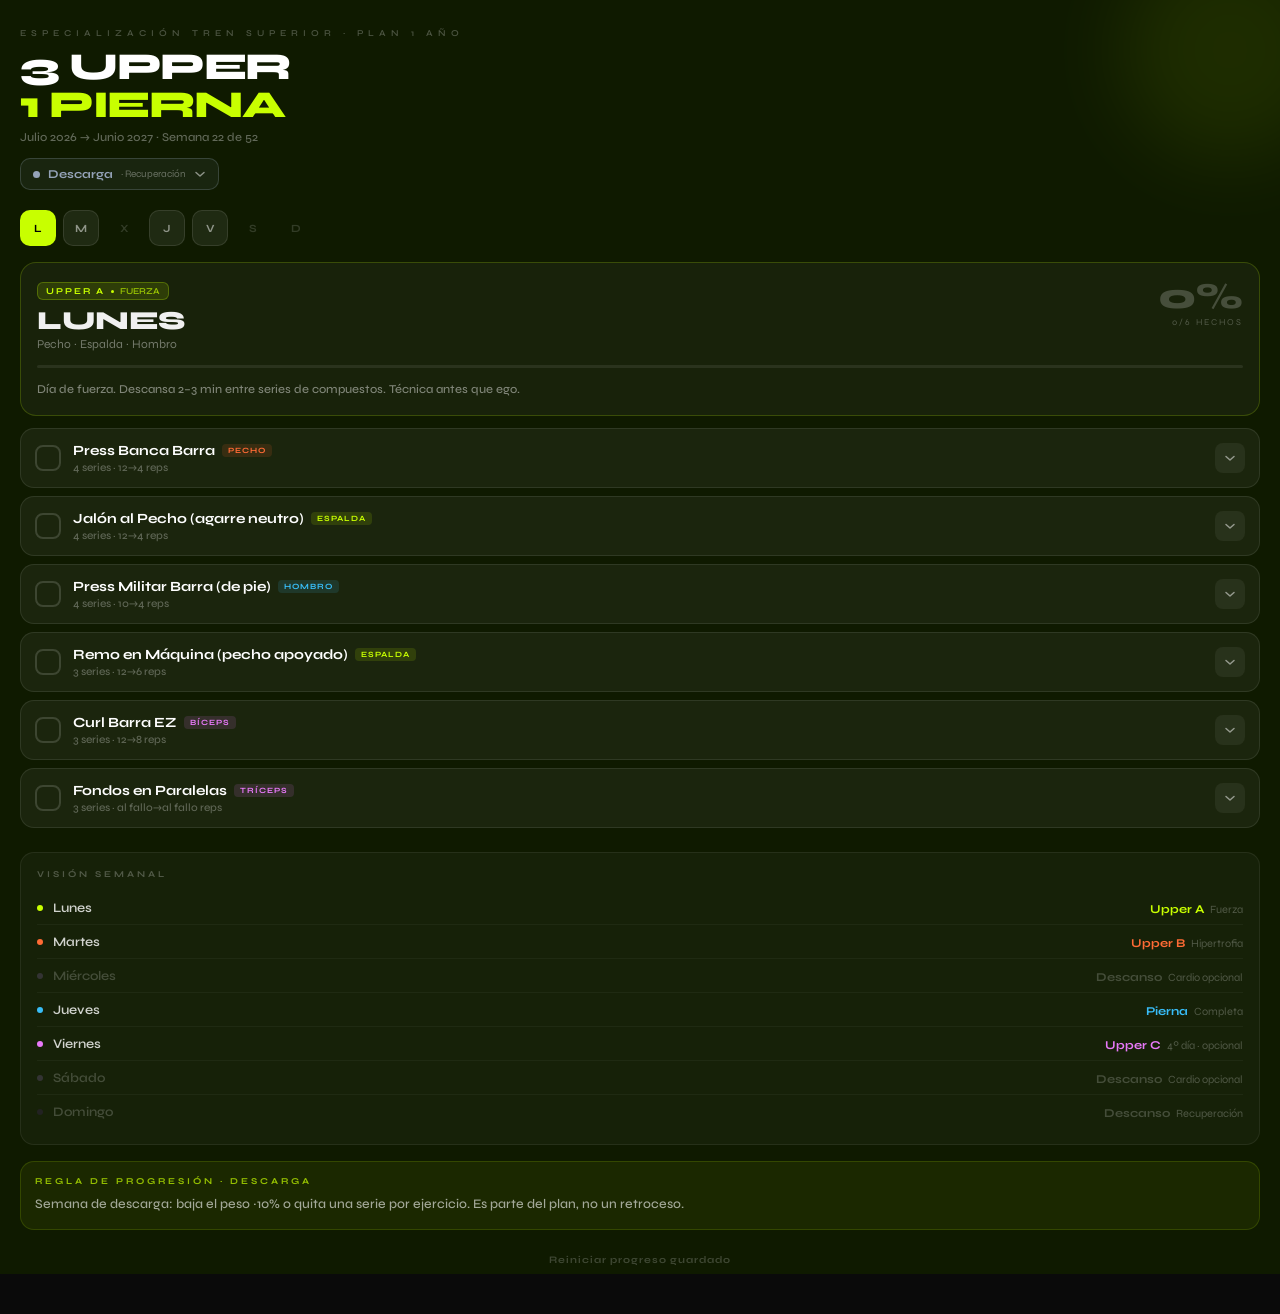
<file: rutina-plan-anual.html>
<!DOCTYPE html>
<html lang="es">
<head>
<meta charset="UTF-8">
<meta name="viewport" content="width=device-width, initial-scale=1, maximum-scale=1, user-scalable=no">
<meta name="mobile-web-app-capable" content="yes">
<meta name="apple-mobile-web-app-capable" content="yes">
<meta name="apple-mobile-web-app-status-bar-style" content="black-translucent">
<title>3 Upper · 1 Pierna — Plan Anual</title>
<style>
  @import url('https://fonts.googleapis.com/css2?family=Syne:wght@400;500;600;700;800&display=swap');
  * { box-sizing: border-box; margin: 0; padding: 0; -webkit-tap-highlight-color: transparent; }
  html, body { background: #0a0a0a; }
  body {
    font-family: 'Syne', -apple-system, sans-serif; color: #f0f0f0;
    transition: background 0.5s ease; padding-bottom: env(safe-area-inset-bottom);
  }
  ::-webkit-scrollbar { width: 3px; }
  ::-webkit-scrollbar-thumb { background: #333; }

  .wrap { min-height: 100vh; }
  .glow { position: absolute; top: -60px; right: -60px; width: 220px; height: 220px; border-radius: 50%; opacity: 0.08; filter: blur(40px); pointer-events: none; transition: background 0.5s; }
  .header { padding: 28px 20px 0; position: relative; overflow: hidden; }
  .eyebrow { font-size: 9px; letter-spacing: 5px; color: rgba(255,255,255,0.25); margin-bottom: 10px; font-weight: 600; }
  .title { font-size: 38px; font-weight: 800; letter-spacing: -1.5px; line-height: 1; color: #fff; }
  .subtitle { font-size: 12px; color: rgba(255,255,255,0.35); margin-top: 6px; font-weight: 500; }

  .phasepill { display: inline-flex; align-items: center; gap: 8px; margin-top: 14px; padding: 8px 12px; border-radius: 10px; cursor: pointer; transition: all 0.2s; }
  .dot { width: 7px; height: 7px; border-radius: 50%; flex-shrink: 0; display: inline-block; }
  .chevron { display: inline-flex; transition: transform 0.2s; }
  .chevron.open { transform: rotate(180deg); }
  .planpanel { margin-top: 12px; background: rgba(255,255,255,0.03); border-radius: 14px; padding: 16px; }
  .plandesc { font-size: 13px; color: rgba(255,255,255,0.7); line-height: 1.6; margin-bottom: 14px; }
  .planlabel { font-size: 9px; font-weight: 700; letter-spacing: 2px; color: rgba(255,255,255,0.25); margin-bottom: 8px; }
  .phaserow { display: flex; justify-content: space-between; align-items: center; padding: 8px 0; border-bottom: 1px solid rgba(255,255,255,0.05); }
  .phaserow:last-child { border-bottom: none; }
  .phaseleft { display: flex; align-items: center; gap: 8px; }
  .phasename { font-size: 12px; font-weight: 600; color: rgba(255,255,255,0.6); }
  .phasename.current { font-weight: 800; color: #fff; }
  .heretag { font-size: 8px; font-weight: 700; letter-spacing: 1px; }
  .phasedate { font-size: 10px; color: rgba(255,255,255,0.3); white-space: nowrap; }

  .weekpills { display: flex; gap: 7px; margin-top: 20px; }
  .daybtn { width: 36px; height: 36px; border-radius: 10px; display: flex; align-items: center; justify-content: center; font-size: 11px; font-weight: 700; transition: all 0.3s; }

  .daycard-wrap { margin: 16px 20px 0; }
  .daycard { background: rgba(255,255,255,0.04); border-radius: 16px; padding: 16px; transition: border-color 0.4s; }
  .daycard-top { display: flex; justify-content: space-between; align-items: flex-start; }
  .typebadge { display: inline-flex; align-items: center; gap: 6px; border-radius: 6px; padding: 3px 8px; margin-bottom: 8px; }
  .typebadge .t1 { font-size: 9px; font-weight: 700; letter-spacing: 2px; }
  .typebadge .sep { width: 3px; height: 3px; border-radius: 50%; display: inline-block; }
  .typebadge .t2 { font-size: 9px; font-weight: 600; opacity: 0.7; }
  .dayname { font-size: 26px; font-weight: 800; letter-spacing: -0.5px; line-height: 1; }
  .daysub { font-size: 12px; color: rgba(255,255,255,0.4); margin-top: 3px; }
  .pctbox { text-align: right; }
  .pctnum { font-size: 36px; font-weight: 800; line-height: 1; transition: color 0.3s; }
  .pctlabel { font-size: 9px; letter-spacing: 2px; color: rgba(255,255,255,0.25); margin-top: 2px; }
  .barbg { height: 3px; background: rgba(255,255,255,0.08); border-radius: 3px; margin-top: 14px; overflow: hidden; }
  .barfill { height: 100%; border-radius: 3px; transition: width 0.5s cubic-bezier(.4,0,.2,1); }
  .focus { margin-top: 12px; font-size: 12px; color: rgba(255,255,255,0.45); line-height: 1.6; font-weight: 500; }

  .exlist { padding: 12px 20px; }
  .excard { margin-bottom: 8px; border-radius: 14px; overflow: hidden; transition: all 0.25s ease; }
  .exhead { padding: 13px 14px; display: flex; gap: 12px; align-items: center; }
  .chk { width: 26px; height: 26px; flex-shrink: 0; border-radius: 8px; display: flex; align-items: center; justify-content: center; transition: all 0.15s; cursor: pointer; }
  .exinfo { flex: 1; min-width: 0; cursor: pointer; }
  .exname-row { display: flex; align-items: center; gap: 7px; flex-wrap: wrap; }
  .exname { font-size: 14px; font-weight: 700; }
  .muscletag { font-size: 8px; font-weight: 700; padding: 2px 6px; border-radius: 4px; letter-spacing: 1px; white-space: nowrap; }
  .exmeta { font-size: 11px; color: rgba(255,255,255,0.3); margin-top: 2px; font-weight: 500; }
  .expbtn { width: 30px; height: 30px; display: flex; align-items: center; justify-content: center; border-radius: 8px; background: rgba(255,255,255,0.06); transition: transform 0.25s ease; flex-shrink: 0; cursor: pointer; }

  .pyramid { border-top: 1px solid rgba(255,255,255,0.06); }
  .pyhead { display: grid; grid-template-columns: 40px 70px 1fr 60px; padding: 7px 14px; background: rgba(0,0,0,0.2); font-size: 8px; font-weight: 700; letter-spacing: 2px; color: rgba(255,255,255,0.2); }
  .pyrow { display: grid; grid-template-columns: 40px 70px 1fr 60px; padding: 9px 14px; align-items: center; border-bottom: 1px solid rgba(255,255,255,0.04); }
  .pyrow:last-of-type { border-bottom: none; }
  .pyset { font-size: 16px; font-weight: 800; }
  .pyreps { font-size: 15px; font-weight: 700; color: #fff; }
  .pyweight { font-size: 13px; color: rgba(255,255,255,0.5); font-weight: 500; }
  .pyint { text-align: right; font-size: 9px; font-weight: 700; }
  .tip { padding: 10px 14px; background: rgba(0,0,0,0.15); border-top: 1px solid rgba(255,255,255,0.05); font-size: 11px; color: rgba(255,255,255,0.35); line-height: 1.6; font-style: italic; }

  .logwrap { padding: 12px 14px; border-top: 1px solid rgba(255,255,255,0.05); }
  .logbtn { display: flex; align-items: center; justify-content: center; gap: 7px; padding: 10px; border-radius: 10px; font-size: 12px; font-weight: 700; cursor: pointer; }
  .logform-row { display: flex; gap: 10px; margin-bottom: 10px; }
  .logform-col { flex: 1; }
  .logform-label { font-size: 9px; font-weight: 700; letter-spacing: 1px; color: rgba(255,255,255,0.35); margin-bottom: 5px; }
  .numin { font-family: 'Syne', sans-serif; font-weight: 700; font-size: 15px; background: rgba(255,255,255,0.06); border: 1px solid rgba(255,255,255,0.15); color: #fff; border-radius: 8px; padding: 8px 10px; width: 100%; }
  .numin:focus { outline: none; border-color: rgba(255,255,255,0.4); }
  .logform-actions { display: flex; gap: 8px; }
  .logform-btn { flex: 1; text-align: center; padding: 10px; border-radius: 10px; font-size: 12px; font-weight: 800; cursor: pointer; }

  .overview { margin: 4px 20px 16px; padding: 16px; background: rgba(255,255,255,0.03); border: 1px solid rgba(255,255,255,0.07); border-radius: 14px; }
  .overview-title { font-size: 9px; font-weight: 700; letter-spacing: 3px; color: rgba(255,255,255,0.25); margin-bottom: 12px; }
  .overow { display: flex; justify-content: space-between; align-items: center; padding: 7px 0; border-bottom: 1px solid rgba(255,255,255,0.04); }
  .overow:last-child { border-bottom: none; }
  .overleft { display: flex; gap: 10px; align-items: center; }
  .overdot { width: 6px; height: 6px; border-radius: 50%; flex-shrink: 0; display: inline-block; }
  .overday { font-size: 13px; font-weight: 600; }
  .overtype { font-size: 12px; font-weight: 700; }
  .overtag { font-size: 11px; color: rgba(255,255,255,0.25); margin-left: 6px; }

  .rulebox { margin: 0 20px 16px; padding: 14px; border-radius: 14px; transition: all 0.4s; }
  .rulelabel { font-size: 9px; font-weight: 700; letter-spacing: 3px; opacity: 0.7; margin-bottom: 8px; }
  .ruletext { font-size: 13px; color: rgba(255,255,255,0.6); line-height: 1.6; font-weight: 500; }

  .footer { margin: 0 20px 40px; text-align: center; }
  .resetlink { display: inline-block; font-size: 10px; font-weight: 700; letter-spacing: 1px; cursor: pointer; padding: 8px; }

  .toast { position: fixed; top: 14px; left: 50%; transform: translateX(-50%); z-index: 50; background: #111; color: #fff; font-size: 12px; font-weight: 700; padding: 9px 16px; border-radius: 10px; box-shadow: 0 8px 24px rgba(0,0,0,0.4); white-space: nowrap; }
  .loading { min-height: 100vh; display: flex; align-items: center; justify-content: center; color: rgba(255,255,255,0.4); font-size: 13px; letter-spacing: 2px; }
</style>
</head>
<body>
<div id="app"><div class="loading">CARGANDO…</div></div>

<script>
/* ============================================================
   PLAN ANUAL — 6 Jul 2026 → 30 Jun 2027
   8 bloques de ~6 semanas (fuerza / hipertrofia) con descargas,
   respetando verano y navidad. La estructura semanal no cambia
   en todo el año — lo que cambia es la intensidad y el mensaje.
   ============================================================ */
var phases = [
  { id: 1, name: "Verano activo", tag: "Mantenimiento", start: "2026-07-06", end: "2026-08-31", color: "#FDBA74",
    desc: "Sin presión de progresar. Mantén los pesos que ya tienes, cuida la técnica y entrena cuando puedas. Si el 4º día no entra por vacaciones o calor, no pasa nada — el objetivo aquí es no perder el hábito." },
  { id: 2, name: "Bloque de fuerza I", tag: "Progresión", start: "2026-09-01", end: "2026-10-12", color: "#C8FF00",
    desc: "Vuelta a la rutina completa. Cada vez que completes todas las reps de la última serie, sube el peso al registrar. Sin prisa: 2,5 kg es 2,5 kg." },
  { id: 3, name: "Descarga", tag: "Recuperación", start: "2026-10-13", end: "2026-10-19", color: "#94A3B8",
    desc: "Semana ligera. Baja el peso un 10% aprox. o quita una serie por ejercicio. El cuerpo mejora cuando descansa, no solo cuando entrena." },
  { id: 4, name: "Hipertrofia · Otoño", tag: "Volumen", start: "2026-10-20", end: "2026-11-30", color: "#FF6B35",
    desc: "Más reps, descansos algo más cortos. Prioriza sentir el músculo trabajar por encima del número que mueves." },
  { id: 5, name: "Descarga", tag: "Recuperación", start: "2026-12-01", end: "2026-12-07", color: "#94A3B8",
    desc: "Otra semana de bajar intensidad antes de las fiestas. Llega a diciembre descansado, no quemado." },
  { id: 6, name: "Navidad", tag: "Mantenimiento", start: "2026-12-08", end: "2027-01-04", color: "#38BDF8",
    desc: "Fiestas, viajes, comidas. Entrena cuando puedas con lo que tengas a mano. Nadie progresa en diciembre y está perfectamente bien." },
  { id: 7, name: "Bloque de fuerza II", tag: "Progresión", start: "2027-01-05", end: "2027-02-15", color: "#C8FF00",
    desc: "Nuevo ciclo de fuerza, ya con los pesos que mejoraste desde septiembre. Misma regla: completa las reps → sube peso." },
  { id: 8, name: "Descarga", tag: "Recuperación", start: "2027-02-16", end: "2027-02-22", color: "#94A3B8",
    desc: "Semana ligera. Baja el peso un 10% aprox. o quita una serie por ejercicio." },
  { id: 9, name: "Hipertrofia · Primavera", tag: "Volumen", start: "2027-02-23", end: "2027-04-05", color: "#FF6B35",
    desc: "Bloque de volumen. Buena técnica, buen descanso entre series, sin ir al fallo constantemente." },
  { id: 10, name: "Descarga", tag: "Recuperación", start: "2027-04-06", end: "2027-04-12", color: "#94A3B8",
    desc: "Semana ligera antes del último empujón de fuerza del año." },
  { id: 11, name: "Bloque de fuerza III", tag: "Progresión", start: "2027-04-13", end: "2027-05-24", color: "#C8FF00",
    desc: "Último bloque de progresión antes del verano. Aquí es donde más se nota el año de trabajo." },
  { id: 12, name: "Cierre de año", tag: "Test de progreso", start: "2027-05-25", end: "2027-06-30", color: "#E879F9",
    desc: "Un año después: prueba con calma tus nuevos máximos en sentadilla, press banca, press militar y peso muerto rumano. Compara con julio de 2026 y date cuenta de lo lejos que has llegado." },
];

function getPhase(dateISO) {
  var t = new Date(dateISO + "T00:00:00").getTime();
  var first = new Date(phases[0].start + "T00:00:00").getTime();
  if (t < first) return phases[0];
  for (var i = 0; i < phases.length; i++) {
    var p = phases[i];
    var s = new Date(p.start + "T00:00:00").getTime();
    var e = new Date(p.end + "T23:59:59").getTime();
    if (t >= s && t <= e) return p;
  }
  return phases[phases.length - 1];
}
function getWeekNumber(dateISO) {
  var start = new Date(phases[0].start + "T00:00:00").getTime();
  var t = new Date(dateISO + "T00:00:00").getTime();
  var diff = Math.floor((t - start) / 86400000);
  return Math.min(52, Math.max(1, Math.floor(diff / 7) + 1));
}
function todayISO() { return new Date().toISOString().slice(0, 10); }
function formatDateEs(iso) {
  var d = new Date(iso + "T00:00:00");
  return d.toLocaleDateString("es-ES", { day: "2-digit", month: "short" });
}
function round(n) { return Math.round(n * 100) / 100; }

/* ============================================================
   RUTINA — 3 upper + 1 pierna. Cada ejercicio "trackable" lleva
   su propia progresión: offsets = diferencia en kg de cada serie
   respecto a la última (la que registras cada sesión).
   ============================================================ */
var days = [
  {
    id: "lunes", label: "LUN", fullName: "LUNES", type: "UPPER A", tag: "Fuerza",
    subtitle: "Pecho · Espalda · Hombro", accent: "#C8FF00", bg: "#0f1a00",
    focus: "Día de fuerza. Descansa 2–3 min entre series de compuestos. Técnica antes que ego.",
    exercises: [
      { id: "lun-press-banca", name: "Press Banca Barra", muscle: "Pecho", trackable: true,
        repsPattern: [12, 8, 6, 4], offsets: [-15, -8, -3, 0], baseTop: 65, step: 2.5,
        note: "Al completar las 4 reps de la última serie → sube 2,5 kg la próxima vez." },
      { id: "lun-jalon-pecho", name: "Jalón al Pecho (agarre neutro)", muscle: "Espalda", trackable: true,
        repsPattern: [12, 8, 6, 4], offsets: [-15, -9, -4, 0], baseTop: 67, step: 2.5,
        note: "Tira con codos hacia las caderas. Pausa 1 seg abajo." },
      { id: "lun-press-militar", name: "Press Militar Barra (de pie)", muscle: "Hombro", trackable: true,
        repsPattern: [10, 8, 6, 4], offsets: [-12, -7, -2, 0], baseTop: 47, step: 2.5,
        note: "Core apretado, sin arquear la espalda. De pie = más activación." },
      { id: "lun-remo-maquina", name: "Remo en Máquina (pecho apoyado)", muscle: "Espalda", trackable: true,
        repsPattern: [12, 8, 6], offsets: [-17, -7, 0], baseTop: 77, step: 2.5,
        note: "Codos cerca del cuerpo. Pausa 1 seg apretando la espalda." },
      { id: "lun-curl-ez", name: "Curl Barra EZ", muscle: "Bíceps", trackable: true,
        repsPattern: [12, 10, 8], offsets: [-8, -3, 0], baseTop: 33, step: 1.25,
        note: "Sin balanceo. Contracción total arriba. Sube el mínimo que permita tu material." },
      { id: "lun-fondos", name: "Fondos en Paralelas", muscle: "Tríceps", trackable: false,
        staticPyramid: [
          { set: 1, reps: "al fallo", weight: "Corporal" },
          { set: 2, reps: "al fallo", weight: "Corporal" },
          { set: 3, reps: "al fallo", weight: "Corporal" } ],
        note: "Torso vertical = tríceps. Cuando llegues a 15 reps limpias en las 3 series → añade lastre." },
    ],
  },
  {
    id: "martes", label: "MAR", fullName: "MARTES", type: "UPPER B", tag: "Hipertrofia",
    subtitle: "Pecho · Espalda · Hombro", accent: "#FF6B35", bg: "#1a0a00",
    focus: "Más reps que el lunes, mismo músculo. Descanso 90 seg. Aquí crece el músculo.",
    exercises: [
      { id: "mar-press-inclinado", name: "Press Inclinado Mancuerna", muscle: "Pecho sup.", trackable: true,
        repsPattern: [15, 12, 10, 8], offsets: [-6, -4, -2, 0], baseTop: 26, step: 2,
        note: "Estiramiento máximo abajo. El pecho superior es lo que se nota con camiseta." },
      { id: "mar-remo-mancuerna", name: "Remo Mancuerna 1 mano", muscle: "Espalda", trackable: true,
        repsPattern: [15, 12, 10, 8], offsets: [-6, -4, -2, 0], baseTop: 28, step: 2,
        note: "Recorrido completo. Pausa 1 seg arriba apretando el dorsal." },
      { id: "mar-vuelos-mancuerna", name: "Vuelos Laterales Mancuerna", muscle: "Hombro", trackable: true,
        repsPattern: [20, 15, 12, 10], offsets: [-2, 0, 0, 0], baseTop: 10, step: 1,
        note: "45 seg de descanso. Da anchura de hombros — no hace falta ir muy pesado." },
      { id: "mar-pullover", name: "Pullover en Polea Alta", muscle: "Espalda", trackable: true,
        repsPattern: [15, 12, 10], offsets: [-5, -2, 0], baseTop: 27, step: 2.5,
        note: "Brazos casi rectos. Siente el estiramiento del dorsal." },
      { id: "mar-curl-predicador", name: "Curl Predicador (barra EZ)", muscle: "Bíceps", trackable: true,
        repsPattern: [15, 12, 10], offsets: [-6, -3, 0], baseTop: 28, step: 1.25,
        note: "Sin trampa. Aislamiento puro. No estires del todo abajo." },
      { id: "mar-extension-triceps", name: "Extensiones Tríceps Polea", muscle: "Tríceps", trackable: true,
        repsPattern: [15, 12, 10], offsets: [-7, -2, 0], baseTop: 32, step: 2.5,
        note: "Codos fijos. Bloqueo total abajo." },
    ],
  },
  {
    id: "jueves", label: "JUE", fullName: "JUEVES", type: "PIERNA", tag: "Completa",
    subtitle: "Cuádriceps · Isquios · Gemelos · Core", accent: "#38BDF8", bg: "#001a2a",
    focus: "El único día de pierna — no recortes nada. Descansa 3 min en sentadilla y prensa.",
    exercises: [
      { id: "jue-sentadilla", name: "Sentadilla Libre", muscle: "Cuádriceps", trackable: true,
        repsPattern: [10, 8, 6, 5], offsets: [-20, -10, -5, 0], baseTop: 100, step: 2.5,
        note: "Técnica antes que ego. Al completar las reps de la última serie → sube 2,5 kg." },
      { id: "jue-peso-muerto", name: "Peso Muerto Rumano", muscle: "Isquios", trackable: true,
        repsPattern: [12, 10, 8, 6], offsets: [-15, -8, -3, 0], baseTop: 70, step: 2.5,
        note: "Caderas atrás. Barra cerca del cuerpo. Técnica perfecta siempre." },
      { id: "jue-prensa", name: "Prensa Inclinada", muscle: "Cuádriceps", trackable: true,
        repsPattern: [12, 10, 8, 6], offsets: [-30, -15, -5, 0], baseTop: 170, step: 5,
        note: "Pies bajos en la plataforma = más cuádriceps." },
      { id: "jue-curl-femoral", name: "Curl Femoral Tumbado", muscle: "Isquios", trackable: true,
        repsPattern: [15, 12, 10, 8], offsets: [-10, -5, -3, 0], baseTop: 45, step: 2.5,
        note: "Aprieta 1 seg al final del recorrido." },
      { id: "jue-extension-cuadriceps", name: "Extensión Cuádriceps (máquina)", muscle: "Cuádriceps", trackable: true,
        repsPattern: [15, 12, 10], offsets: [-10, -5, 0], baseTop: 40, step: 2.5,
        note: "Pausa 1 seg arriba. Finisher de cuádriceps." },
      { id: "jue-gemelos", name: "Gemelos de Pie (máquina)", muscle: "Gemelos", trackable: true,
        repsPattern: [20, 15, 12, 10], offsets: [-20, -10, -2, 0], baseTop: 60, step: 2.5,
        note: "Pausa 2 seg en estiramiento abajo. Los gemelos responden a volumen." },
      { id: "jue-plancha", name: "Plancha", muscle: "Core", trackable: false,
        staticPyramid: [
          { set: 1, reps: "45 seg", weight: "—" },
          { set: 2, reps: "45 seg", weight: "—" },
          { set: 3, reps: "45 seg", weight: "—" } ],
        note: "Glúteos y abdomen apretados. Sin caer las caderas." },
    ],
  },
  {
    id: "viernes", label: "VIE", fullName: "VIERNES", type: "UPPER C", tag: "Estética",
    subtitle: "Hombro 3D · Pecho · Brazos · 4º día (opcional)", accent: "#E879F9", bg: "#1a0020",
    focus: "Día de detalle y quema, descansos cortos. Es el 4º día — si alguna semana no llegas, prioriza los otros 3 y ya está.",
    exercises: [
      { id: "vie-press-arnold", name: "Press Arnold (sentado)", muscle: "Hombro", trackable: true,
        repsPattern: [15, 12, 10, 8], offsets: [-6, -4, -2, 0], baseTop: 20, step: 2,
        note: "Los 3 haces del deltoides en un solo ejercicio. Rotación controlada." },
      { id: "vie-vuelos-polea", name: "Vuelos Laterales (polea baja)", muscle: "Hombro lat.", trackable: true,
        repsPattern: [20, 15, 12, 10], offsets: [-2, 0, 0, 0], baseTop: 7, step: 1,
        note: "La polea da tensión constante — más efectivo para el lateral que la mancuerna." },
      { id: "vie-face-pull", name: "Face Pull Polea", muscle: "Hombro post.", trackable: true,
        repsPattern: [15, 15, 12], offsets: [-5, -2, 0], baseTop: 20, step: 2.5,
        note: "Salud del manguito rotador. No lo saltes nunca — previene lesiones." },
      { id: "vie-cruces-polea", name: "Cruces Polea Baja", muscle: "Pecho sup.", trackable: true,
        repsPattern: [15, 12, 10], offsets: [-2.5, -0.5, 0], baseTop: 7.5, step: 1,
        note: "Tira hacia arriba y al centro. Estiramiento máximo abajo." },
      { id: "vie-curl-martillo", name: "Curl Martillo con Cuerda (polea)", muscle: "Bíceps", trackable: true,
        repsPattern: [15, 12, 10], offsets: [-5, -2, 0], baseTop: 30, step: 1.25,
        note: "Separa las manos arriba. Trabaja braquial y braquiorradial." },
      { id: "vie-patada-triceps", name: "Patada de Tríceps (mancuerna)", muscle: "Tríceps", trackable: true,
        repsPattern: [15, 12, 10], offsets: [-2, 0, 0], baseTop: 8, step: 1,
        note: "Codo fijo. Contracción total al final. Aprieta 1 seg." },
      { id: "vie-rueda-abdominal", name: "Rueda Abdominal", muscle: "Core", trackable: false,
        staticPyramid: [
          { set: 1, reps: "10", weight: "—" },
          { set: 2, reps: "10", weight: "—" },
          { set: 3, reps: "8", weight: "—" } ],
        note: "Estiramiento controlado. No arquees la espalda baja." },
    ],
  },
];

var weekDaysList = [
  { label: "L", id: "lunes", active: true },
  { label: "M", id: "martes", active: true },
  { label: "X", active: false },
  { label: "J", id: "jueves", active: true },
  { label: "V", id: "viernes", active: true },
  { label: "S", active: false },
  { label: "D", active: false },
];

var muscleColors = {
  "Pecho": "#FF6B35", "Pecho sup.": "#FF6B35",
  "Espalda": "#C8FF00",
  "Hombro": "#38BDF8", "Hombro lat.": "#38BDF8", "Hombro post.": "#38BDF8",
  "Bíceps": "#E879F9", "Tríceps": "#E879F9",
  "Cuádriceps": "#FB923C", "Isquios": "#FB923C",
  "Gemelos": "#34D399", "Core": "#94A3B8",
};

var CHECK_SVG = '<svg width="11" height="9" viewBox="0 0 11 9" fill="none"><path d="M1 4.5L4 7.5L10 1" stroke="#000" stroke-width="2" stroke-linecap="round" stroke-linejoin="round"/></svg>';
var CHEVRON_SVG = '<svg width="12" height="12" viewBox="0 0 12 12" fill="none"><path d="M2 4.5L6 8L10 4.5" stroke="rgba(255,255,255,0.5)" stroke-width="1.5" stroke-linecap="round" stroke-linejoin="round"/></svg>';

var STORAGE_KEY = "planAnualProgresoV1";

function buildDefaultProgress() {
  var exercises = {};
  days.forEach(function (day) {
    day.exercises.forEach(function (ex) {
      if (ex.trackable) exercises[ex.id] = { top: ex.baseTop, history: [] };
    });
  });
  return { exercises: exercises };
}

function loadProgress() {
  try {
    var raw = localStorage.getItem(STORAGE_KEY);
    if (raw) {
      var parsed = JSON.parse(raw);
      var def = buildDefaultProgress();
      parsed.exercises = Object.assign({}, def.exercises, parsed.exercises || {});
      return parsed;
    }
  } catch (e) { console.error("No se pudo leer el progreso guardado", e); }
  return buildDefaultProgress();
}

function saveProgress(p) {
  progress = p;
  try { localStorage.setItem(STORAGE_KEY, JSON.stringify(p)); }
  catch (e) { console.error("No se pudo guardar el progreso", e); }
}

function getPyramid(ex, prog) {
  if (!ex.trackable) return ex.staticPyramid;
  var entry = prog.exercises[ex.id];
  var top = entry ? entry.top : ex.baseTop;
  return ex.repsPattern.map(function (reps, i) {
    return { set: i + 1, reps: reps, weight: round(top + ex.offsets[i]) + " kg" };
  });
}

function findExercise(exId) {
  for (var d = 0; d < days.length; d++) {
    for (var e = 0; e < days[d].exercises.length; e++) {
      if (days[d].exercises[e].id === exId) return days[d].exercises[e];
    }
  }
  return null;
}

/* ---------------- STATE ---------------- */
var activeDay = "lunes";
var checked = {};
var expanded = {};
var progress = loadProgress();
var editingId = null;
var toastMsg = "";
var toastTimeout = null;
var planOpen = false;
var confirmReset = false;
var confirmResetTimeout = null;

/* ---------------- ACTIONS ---------------- */
function setActiveDay(id) { activeDay = id; expanded = {}; editingId = null; render(); }
function toggleCheck(i) { var k = activeDay + "-" + i; checked[k] = !checked[k]; render(); }
function toggleExpand(i) { var k = activeDay + "-" + i; expanded[k] = !expanded[k]; render(); }
function togglePlan() { planOpen = !planOpen; render(); }
function openLogger(exId) { editingId = exId; render(); }
function cancelLogger() { editingId = null; render(); }

function showToast(msg) {
  toastMsg = msg;
  clearTimeout(toastTimeout);
  toastTimeout = setTimeout(function () { toastMsg = ""; render(); }, 3000);
  render();
}

function saveLog(exId) {
  var ex = findExercise(exId);
  if (!ex) return;
  var wEl = document.getElementById("inp-weight");
  var rEl = document.getElementById("inp-reps");
  var w = parseFloat(String(wEl.value).replace(",", "."));
  var r = parseInt(rEl.value, 10);
  if (isNaN(w) || isNaN(r)) { showToast("Revisa los números introducidos."); return; }
  var targetReps = ex.repsPattern[ex.repsPattern.length - 1];
  var reached = r >= targetReps;
  var newTop = reached ? round(w + ex.step) : round(w);
  var prevEntry = progress.exercises[ex.id] || { top: ex.baseTop, history: [] };
  var newHistory = (prevEntry.history || []).concat([{ date: todayISO(), weight: w, reps: r }]).slice(-10);
  progress.exercises[ex.id] = { top: newTop, history: newHistory };
  saveProgress(progress);
  editingId = null;
  showToast(reached ? "Guardado ✓ Próxima vez: " + newTop + " kg" : "Guardado ✓ Repetimos " + newTop + " kg la próxima");
}

function handleReset() {
  if (!confirmReset) {
    confirmReset = true;
    clearTimeout(confirmResetTimeout);
    confirmResetTimeout = setTimeout(function () { confirmReset = false; render(); }, 4000);
    render();
    return;
  }
  saveProgress(buildDefaultProgress());
  confirmReset = false;
  showToast("Progreso reiniciado.");
}

/* ---------------- RENDER ---------------- */
function render() {
  var app = document.getElementById("app");
  var today = todayISO();
  var currentPhase = getPhase(today);
  var weekNumber = getWeekNumber(today);
  var day = days.filter(function (d) { return d.id === activeDay; })[0];
  var done = day.exercises.filter(function (_, i) { return checked[activeDay + "-" + i]; }).length;
  var total = day.exercises.length;
  var pct = Math.round((done / total) * 100);

  document.body.style.background = day.bg;

  var html = "";

  if (toastMsg) html += '<div class="toast">' + toastMsg + "</div>";

  html += '<div class="wrap">';

  /* header */
  html += '<div class="header">' +
    '<div class="glow" style="background:' + day.accent + '"></div>' +
    '<div class="eyebrow">ESPECIALIZACIÓN TREN SUPERIOR · PLAN 1 AÑO</div>' +
    '<div class="title">3 UPPER<br><span style="color:' + day.accent + '">1 PIERNA</span></div>' +
    '<div class="subtitle">Julio 2026 → Junio 2027 · Semana ' + weekNumber + ' de 52</div>' +
    '<div class="phasepill" style="background:' + currentPhase.color + '15;border:1px solid ' + currentPhase.color + '40" onclick="togglePlan()">' +
      '<span class="dot" style="background:' + currentPhase.color + '"></span>' +
      '<span style="font-size:12px;font-weight:700;color:' + currentPhase.color + '">' + currentPhase.name + "</span>" +
      '<span style="font-size:10px;color:rgba(255,255,255,0.35)">· ' + currentPhase.tag + "</span>" +
      '<span class="chevron' + (planOpen ? " open" : "") + '">' + CHEVRON_SVG + "</span>" +
    "</div>";

  if (planOpen) {
    html += '<div class="planpanel" style="border:1px solid ' + currentPhase.color + '30">' +
      '<div class="plandesc">' + currentPhase.desc + "</div>" +
      '<div class="planlabel">LAS 12 FASES DEL AÑO</div>';
    phases.forEach(function (p) {
      var isCurrent = p.id === currentPhase.id;
      html += '<div class="phaserow" style="opacity:' + (isCurrent ? 1 : 0.55) + '">' +
        '<div class="phaseleft">' +
          '<span class="dot" style="background:' + p.color + '"></span>' +
          '<span class="phasename' + (isCurrent ? " current" : "") + '">' + p.name + "</span>" +
          (isCurrent ? '<span class="heretag" style="color:' + p.color + '">ESTÁS AQUÍ</span>' : "") +
        "</div>" +
        '<span class="phasedate">' + formatDateEs(p.start) + " – " + formatDateEs(p.end) + "</span>" +
      "</div>";
    });
    html += "</div>";
  }

  html += '<div class="weekpills">';
  weekDaysList.forEach(function (w) {
    var isActive = w.id === activeDay;
    var bg = isActive ? day.accent : (w.active ? "rgba(255,255,255,0.07)" : "transparent");
    var color = isActive ? "#000" : (w.active ? "rgba(255,255,255,0.5)" : "rgba(255,255,255,0.15)");
    var border = isActive ? "none" : (w.active ? "1px solid rgba(255,255,255,0.1)" : "none");
    var cursor = w.active ? "pointer" : "default";
    var click = (w.active && w.id) ? ' onclick="setActiveDay(\'' + w.id + '\')"' : "";
    html += '<div class="daybtn" style="background:' + bg + ";color:" + color + ";border:" + border + ";cursor:" + cursor + '"' + click + ">" + w.label + "</div>";
  });
  html += "</div></div>";

  /* day card */
  html += '<div class="daycard-wrap"><div class="daycard" style="border:1px solid ' + day.accent + '30">' +
    '<div class="daycard-top"><div>' +
      '<div class="typebadge" style="background:' + day.accent + "20;border:1px solid " + day.accent + '40">' +
        '<span class="t1" style="color:' + day.accent + '">' + day.type + "</span>" +
        '<span class="sep" style="background:' + day.accent + '"></span>' +
        '<span class="t2" style="color:' + day.accent + '">' + day.tag.toUpperCase() + "</span>" +
      "</div>" +
      '<div class="dayname">' + day.fullName + "</div>" +
      '<div class="daysub">' + day.subtitle + "</div>" +
    "</div>" +
    '<div class="pctbox">' +
      '<div class="pctnum" style="color:' + ((done === total && done > 0) ? day.accent : "rgba(255,255,255,0.2)") + '">' + pct + "%</div>" +
      '<div class="pctlabel">' + done + "/" + total + " HECHOS</div>" +
    "</div></div>" +
    '<div class="barbg"><div class="barfill" style="width:' + pct + "%;background:linear-gradient(90deg, " + day.accent + "aa, " + day.accent + ')"></div></div>' +
    '<div class="focus">' + day.focus + "</div>" +
  "</div></div>";

  /* exercises */
  html += '<div class="exlist">';
  day.exercises.forEach(function (ex, i) {
    var key = activeDay + "-" + i;
    var isDone = checked[key];
    var isOpen = expanded[key];
    var mc = muscleColors[ex.muscle] || "#888";
    var pyramid = getPyramid(ex, progress);
    var entry = ex.trackable ? progress.exercises[ex.id] : null;
    var lastLog = entry && entry.history.length ? entry.history[entry.history.length - 1] : null;
    var isEditing = editingId === ex.id;

    html += '<div class="excard" style="background:' + (isDone ? "rgba(255,255,255,0.02)" : "rgba(255,255,255,0.05)") +
      ";border:1px solid " + (isDone ? "rgba(255,255,255,0.05)" : "rgba(255,255,255,0.09)") + ";opacity:" + (isDone ? 0.45 : 1) + '">' +
      '<div class="exhead">' +
        '<div class="chk" style="border:2px solid ' + (isDone ? day.accent : "rgba(255,255,255,0.15)") + ";background:" + (isDone ? day.accent : "transparent") + '" onclick="toggleCheck(' + i + ')">' + (isDone ? CHECK_SVG : "") + "</div>" +
        '<div class="exinfo" onclick="toggleExpand(' + i + ')">' +
          '<div class="exname-row">' +
            '<span class="exname" style="color:' + (isDone ? "rgba(255,255,255,0.3)" : "#fff") + ";text-decoration:" + (isDone ? "line-through" : "none") + '">' + ex.name + "</span>" +
            '<span class="muscletag" style="background:' + mc + "20;color:" + mc + '">' + ex.muscle.toUpperCase() + "</span>" +
          "</div>" +
          '<div class="exmeta">' + pyramid.length + " series · " + pyramid[0].reps + "→" + pyramid[pyramid.length - 1].reps + " reps" +
            (lastLog ? " · Últ: " + lastLog.weight + " kg×" + lastLog.reps + " (" + formatDateEs(lastLog.date) + ")" : "") +
          "</div>" +
        "</div>" +
        '<div class="expbtn" style="transform:' + (isOpen ? "rotate(180deg)" : "rotate(0deg)") + '" onclick="toggleExpand(' + i + ')">' + CHEVRON_SVG + "</div>" +
      "</div>";

    if (isOpen) {
      html += '<div class="pyramid"><div class="pyhead"><span>SER</span><span>REPS</span><span>PESO</span><span style="text-align:right">INT.</span></div>';
      pyramid.forEach(function (p, pi) {
        var intensity = Math.round(((pi + 1) / pyramid.length) * 100);
        var denom = (pyramid.length - 1) || 1;
        var opSet = 0.5 + (pi / denom) * 0.5;
        var opInt = 0.4 + (pi / denom) * 0.6;
        html += '<div class="pyrow">' +
          '<span class="pyset" style="color:' + day.accent + ";opacity:" + opSet + '">' + p.set + "</span>" +
          '<span class="pyreps">' + p.reps + "</span>" +
          '<span class="pyweight">' + p.weight + "</span>" +
          '<div class="pyint"><span style="color:' + day.accent + ";opacity:" + opInt + '">' + intensity + "%</span></div>" +
        "</div>";
      });
      html += '<div class="tip">' + ex.note + "</div>";

      if (ex.trackable) {
        html += '<div class="logwrap">';
        if (!isEditing) {
          html += '<div class="logbtn" style="background:' + day.accent + "15;border:1px solid " + day.accent + "35;color:" + day.accent + '" onclick="openLogger(\'' + ex.id + '\')">✎ Registrar lo que hiciste hoy</div>';
        } else {
          html += '<div class="logform-row">' +
            '<div class="logform-col"><div class="logform-label">PESO (KG)</div>' +
              '<input id="inp-weight" class="numin" type="number" inputmode="decimal" step="0.5" value="' + entry.top + '"></div>' +
            '<div class="logform-col"><div class="logform-label">REPS EN LA ÚLTIMA SERIE</div>' +
              '<input id="inp-reps" class="numin" type="number" inputmode="numeric" step="1" value="' + ex.repsPattern[ex.repsPattern.length - 1] + '"></div>' +
          "</div>" +
          '<div class="logform-actions">' +
            '<div class="logform-btn" style="background:' + day.accent + ';color:#000" onclick="saveLog(\'' + ex.id + '\')">Guardar</div>' +
            '<div class="logform-btn" style="background:rgba(255,255,255,0.06);color:rgba(255,255,255,0.6)" onclick="cancelLogger()">Cancelar</div>' +
          "</div>";
        }
        html += "</div>";
      }
      html += "</div>";
    }
    html += "</div>";
  });
  html += "</div>";

  /* weekly overview */
  var overviewRows = [
    { day: "Lunes", type: "Upper A", tag: "Fuerza", accent: "#C8FF00" },
    { day: "Martes", type: "Upper B", tag: "Hipertrofia", accent: "#FF6B35" },
    { day: "Miércoles", type: "Descanso", tag: "Cardio opcional", accent: "#333" },
    { day: "Jueves", type: "Pierna", tag: "Completa", accent: "#38BDF8" },
    { day: "Viernes", type: "Upper C", tag: "4º día · opcional", accent: "#E879F9" },
    { day: "Sábado", type: "Descanso", tag: "Cardio opcional", accent: "#333" },
    { day: "Domingo", type: "Descanso", tag: "Recuperación", accent: "#222" },
  ];
  html += '<div class="overview"><div class="overview-title">VISIÓN SEMANAL</div>';
  overviewRows.forEach(function (row) {
    var dim = row.accent === "#333" || row.accent === "#222";
    html += '<div class="overow"><div class="overleft"><span class="overdot" style="background:' + row.accent + '"></span>' +
      '<span class="overday" style="color:' + (dim ? "rgba(255,255,255,0.2)" : "rgba(255,255,255,0.8)") + '">' + row.day + "</span></div>" +
      '<div><span class="overtype" style="color:' + (dim ? "rgba(255,255,255,0.2)" : row.accent) + '">' + row.type + "</span>" +
      '<span class="overtag">' + row.tag + "</span></div></div>";
  });
  html += "</div>";

  /* progression rule */
  var ruleText = currentPhase.tag === "Mantenimiento"
    ? "Estás en fase de mantenimiento. No busques subir peso: repite lo que puedas, con buena técnica, sin agobios."
    : currentPhase.tag === "Recuperación"
    ? "Semana de descarga: baja el peso ~10% o quita una serie por ejercicio. Es parte del plan, no un retroceso."
    : 'Cuando completes todas las reps de la última serie → pulsa "Registrar" y sube el peso. Sin llegar al tope, repite el mismo peso. Así de simple.';

  html += '<div class="rulebox" style="background:' + day.accent + "10;border:1px solid " + day.accent + '25">' +
    '<div class="rulelabel" style="color:' + day.accent + '">REGLA DE PROGRESIÓN · ' + currentPhase.name.toUpperCase() + "</div>" +
    '<div class="ruletext">' + ruleText + "</div>" +
  "</div>";

  /* footer */
  html += '<div class="footer"><div class="resetlink" style="color:' + (confirmReset ? "#FF6B35" : "rgba(255,255,255,0.2)") + '" onclick="handleReset()">' +
    (confirmReset ? "¿Seguro? Toca de nuevo para reiniciar" : "Reiniciar progreso guardado") +
  "</div></div>";

  html += "</div>";

  app.innerHTML = html;
}

render();
</script>
</body>
</html>
</file>
<file: styles.css>
@import url('https://fonts.googleapis.com/css2?family=Syne:wght@400;500;600;700;800&display=swap');
  * { box-sizing: border-box; margin: 0; padding: 0; -webkit-tap-highlight-color: transparent; }
  html, body { background: #0a0a0a; }
  body {
    font-family: 'Syne', -apple-system, sans-serif; color: #f0f0f0;
    transition: background 0.5s ease; padding-bottom: env(safe-area-inset-bottom);
  }
  ::-webkit-scrollbar { width: 3px; }
  ::-webkit-scrollbar-thumb { background: #333; }

  .wrap { min-height: 100vh; }
  .glow { position: absolute; top: -60px; right: -60px; width: 220px; height: 220px; border-radius: 50%; opacity: 0.08; filter: blur(40px); pointer-events: none; transition: background 0.5s; }
  .header { padding: 28px 20px 0; position: relative; overflow: hidden; }
  .eyebrow { font-size: 9px; letter-spacing: 5px; color: rgba(255,255,255,0.25); margin-bottom: 10px; font-weight: 600; }
  .title { font-size: 38px; font-weight: 800; letter-spacing: -1.5px; line-height: 1; color: #fff; }
  .subtitle { font-size: 12px; color: rgba(255,255,255,0.35); margin-top: 6px; font-weight: 500; }

  .phasepill { display: inline-flex; align-items: center; gap: 8px; margin-top: 14px; padding: 8px 12px; border-radius: 10px; cursor: pointer; transition: all 0.2s; }
  .dot { width: 7px; height: 7px; border-radius: 50%; flex-shrink: 0; display: inline-block; }
  .chevron { display: inline-flex; transition: transform 0.2s; }
  .chevron.open { transform: rotate(180deg); }
  .planpanel { margin-top: 12px; background: rgba(255,255,255,0.03); border-radius: 14px; padding: 16px; }
  .plandesc { font-size: 13px; color: rgba(255,255,255,0.7); line-height: 1.6; margin-bottom: 14px; }
  .planlabel { font-size: 9px; font-weight: 700; letter-spacing: 2px; color: rgba(255,255,255,0.25); margin-bottom: 8px; margin-top: 4px; }
  .phaserow { display: flex; justify-content: space-between; align-items: center; padding: 8px 0; border-bottom: 1px solid rgba(255,255,255,0.05); }
  .phaserow:last-child { border-bottom: none; }
  .phaseleft { display: flex; align-items: center; gap: 8px; }
  .phasename { font-size: 12px; font-weight: 600; color: rgba(255,255,255,0.6); }
  .phasename.current { font-weight: 800; color: #fff; }
  .heretag { font-size: 8px; font-weight: 700; letter-spacing: 1px; }
  .phasedate { font-size: 10px; color: rgba(255,255,255,0.3); white-space: nowrap; }

  .runbox { background: rgba(255,255,255,0.03); border-radius: 10px; padding: 11px 12px; margin-bottom: 14px; }
  .runtext { font-size: 12px; color: rgba(255,255,255,0.55); line-height: 1.6; font-weight: 500; }
  .userpick { display: flex; align-items: center; justify-content: center; min-height: 100vh; flex-direction: column; gap: 18px; padding: 20px; }
  .userpick-title { font-size: 26px; font-weight: 800; text-align: center; }
  .userpick-row { display: flex; gap: 12px; flex-wrap: wrap; justify-content: center; }
  .userpick-btn { padding: 20px 26px; border-radius: 16px; cursor: pointer; min-width: 130px; text-align: center; }
  .userpick-note { font-size: 11px; color: rgba(255,255,255,0.3); text-align: center; max-width: 280px; line-height: 1.6; }
  .userpick-add { padding: 20px 26px; border-radius: 16px; cursor: pointer; min-width: 130px; text-align: center; border: 1px dashed rgba(255,255,255,0.25); color: rgba(255,255,255,0.4); display: flex; align-items: center; justify-content: center; font-size: 13px; font-weight: 700; }
  .userpick-form { display: flex; flex-direction: column; gap: 10px; width: 100%; max-width: 280px; }
  .userpick-input { font-family: 'Syne', sans-serif; font-weight: 700; font-size: 14px; background: rgba(255,255,255,0.07); border: 1px solid rgba(255,255,255,0.18); color: #fff; border-radius: 10px; padding: 12px 14px; width: 100%; }
  .userpick-input:focus { outline: none; border-color: rgba(255,255,255,0.4); }
  .userpick-form-actions { display: flex; gap: 8px; }
  .userpick-form-btn { flex: 1; text-align: center; padding: 11px; border-radius: 10px; font-size: 12px; font-weight: 800; cursor: pointer; }

  .weekpills { display: flex; gap: 7px; margin-top: 20px; }
  .daybtn { width: 36px; height: 36px; border-radius: 10px; display: flex; align-items: center; justify-content: center; font-size: 11px; font-weight: 700; transition: all 0.3s; }

  .daycard-wrap { margin: 16px 20px 0; }
  .daycard { background: rgba(255,255,255,0.04); border-radius: 16px; padding: 16px; transition: border-color 0.4s; }
  .daycard-top { display: flex; justify-content: space-between; align-items: flex-start; }
  .typebadge { display: inline-flex; align-items: center; gap: 6px; border-radius: 6px; padding: 3px 8px; margin-bottom: 8px; }
  .typebadge .t1 { font-size: 9px; font-weight: 700; letter-spacing: 2px; }
  .typebadge .sep { width: 3px; height: 3px; border-radius: 50%; display: inline-block; }
  .typebadge .t2 { font-size: 9px; font-weight: 600; opacity: 0.7; }
  .dayname { font-size: 26px; font-weight: 800; letter-spacing: -0.5px; line-height: 1; }
  .daysub { font-size: 12px; color: rgba(255,255,255,0.4); margin-top: 3px; }
  .pctbox { text-align: right; }
  .pctnum { font-size: 36px; font-weight: 800; line-height: 1; transition: color 0.3s; }
  .pctlabel { font-size: 9px; letter-spacing: 2px; color: rgba(255,255,255,0.25); margin-top: 2px; }
  .barbg { height: 3px; background: rgba(255,255,255,0.08); border-radius: 3px; margin-top: 14px; overflow: hidden; }
  .barfill { height: 100%; border-radius: 3px; transition: width 0.5s cubic-bezier(.4,0,.2,1); }
  .focus { margin-top: 12px; font-size: 12px; color: rgba(255,255,255,0.45); line-height: 1.6; font-weight: 500; }

  .exlist { padding: 12px 20px; }
  .excard { margin-bottom: 8px; border-radius: 14px; overflow: hidden; transition: all 0.25s ease; }
  .exhead { padding: 13px 14px; display: flex; gap: 12px; align-items: center; }
  .chk { width: 26px; height: 26px; flex-shrink: 0; border-radius: 8px; display: flex; align-items: center; justify-content: center; transition: all 0.15s; cursor: pointer; }
  .exinfo { flex: 1; min-width: 0; cursor: pointer; }
  .exname-row { display: flex; align-items: center; gap: 7px; flex-wrap: wrap; }
  .exname { font-size: 14px; font-weight: 700; }
  .muscletag { font-size: 8px; font-weight: 700; padding: 2px 6px; border-radius: 4px; letter-spacing: 1px; white-space: nowrap; }
  .exmeta { font-size: 11px; color: rgba(255,255,255,0.3); margin-top: 2px; font-weight: 500; }
  .expbtn { width: 30px; height: 30px; display: flex; align-items: center; justify-content: center; border-radius: 8px; background: rgba(255,255,255,0.06); transition: transform 0.25s ease; flex-shrink: 0; cursor: pointer; }

  .pyramid { border-top: 1px solid rgba(255,255,255,0.06); }
  .pyhead { display: grid; grid-template-columns: 40px 90px 1fr 60px; padding: 7px 14px; background: rgba(0,0,0,0.2); font-size: 8px; font-weight: 700; letter-spacing: 2px; color: rgba(255,255,255,0.2); }
  .pyrow { display: grid; grid-template-columns: 40px 90px 1fr 60px; padding: 9px 14px; align-items: center; border-bottom: 1px solid rgba(255,255,255,0.04); }
  .pyrow:last-of-type { border-bottom: none; }
  .pyset { font-size: 16px; font-weight: 800; }
  .pyreps { font-size: 15px; font-weight: 700; color: #fff; }
  .pyweight { font-size: 13px; color: rgba(255,255,255,0.5); font-weight: 500; }
  .pyint { text-align: right; font-size: 9px; font-weight: 700; }
  .tip { padding: 10px 14px; background: rgba(0,0,0,0.15); border-top: 1px solid rgba(255,255,255,0.05); font-size: 11px; color: rgba(255,255,255,0.35); line-height: 1.6; font-style: italic; }

  .logwrap { padding: 12px 14px; border-top: 1px solid rgba(255,255,255,0.05); }
  .logbtn { display: flex; align-items: center; justify-content: center; gap: 7px; padding: 10px; border-radius: 10px; font-size: 12px; font-weight: 700; cursor: pointer; }
  .logform-row { display: flex; gap: 10px; margin-bottom: 10px; }
  .logform-col { flex: 1; }
  .logform-label { font-size: 9px; font-weight: 700; letter-spacing: 1px; color: rgba(255,255,255,0.35); margin-bottom: 5px; }
  .numin { font-family: 'Syne', sans-serif; font-weight: 700; font-size: 15px; background: rgba(255,255,255,0.06); border: 1px solid rgba(255,255,255,0.15); color: #fff; border-radius: 8px; padding: 8px 10px; width: 100%; }
  .numin:focus { outline: none; border-color: rgba(255,255,255,0.4); }
  .logform-actions { display: flex; gap: 8px; }
  .logform-btn { flex: 1; text-align: center; padding: 10px; border-radius: 10px; font-size: 12px; font-weight: 800; cursor: pointer; }

  .editbar { display: flex; justify-content: flex-end; align-items: center; gap: 8px; margin-top: 14px; }
  .editbtn { display: inline-flex; align-items: center; gap: 6px; font-size: 11px; font-weight: 800; letter-spacing: 0.5px; padding: 8px 14px; border-radius: 10px; cursor: pointer; }
  .exname-input { font-family: 'Syne', sans-serif; font-weight: 700; font-size: 14px; background: rgba(255,255,255,0.07); border: 1px solid rgba(255,255,255,0.18); color: #fff; border-radius: 7px; padding: 5px 8px; width: 100%; min-width: 0; }
  .exname-input:focus { outline: none; border-color: rgba(255,255,255,0.4); }
  .muscle-select { font-family: 'Syne', sans-serif; font-weight: 700; font-size: 11px; background: rgba(255,255,255,0.07); border: 1px solid rgba(255,255,255,0.18); color: #fff; border-radius: 7px; padding: 5px 8px; }
  .restday-note { margin: 10px 20px 0; padding: 10px 12px; background: rgba(255,255,255,0.04); border-radius: 10px; font-size: 12px; color: rgba(255,255,255,0.55); line-height: 1.5; }
  .restday-note b { color: #fff; }
  .pyhead-edit { display: grid; grid-template-columns: 34px 1fr 1fr 30px; gap: 6px; padding: 7px 14px; background: rgba(0,0,0,0.2); font-size: 8px; font-weight: 700; letter-spacing: 2px; color: rgba(255,255,255,0.2); }
  .pyrow-edit { display: grid; grid-template-columns: 34px 1fr 1fr 30px; gap: 6px; padding: 7px 14px; align-items: center; border-bottom: 1px solid rgba(255,255,255,0.04); }
  .pyrow-edit:last-of-type { border-bottom: none; }
  .pysmallin { font-family: 'Syne', sans-serif; font-weight: 700; font-size: 12px; background: rgba(255,255,255,0.06); border: 1px solid rgba(255,255,255,0.15); color: #fff; border-radius: 6px; padding: 6px 7px; width: 100%; min-width: 0; }
  .pysmallin:focus { outline: none; border-color: rgba(255,255,255,0.4); }
  .movebtns { display: flex; flex-direction: column; gap: 2px; flex-shrink: 0; }
  .movebtn { width: 26px; height: 14px; display: flex; align-items: center; justify-content: center; border-radius: 4px; background: rgba(255,255,255,0.08); color: rgba(255,255,255,0.6); font-size: 8px; cursor: pointer; }
  .stallbox { background: rgba(255,107,53,0.1); border: 1px solid rgba(255,107,53,0.3); color: #FFB08A; border-radius: 10px; padding: 10px 12px; font-size: 12px; line-height: 1.5; margin-top: 10px; display: flex; flex-direction: column; gap: 8px; }
  .stallbtn { align-self: flex-start; background: rgba(255,107,53,0.2); color: #FF6B35; font-weight: 800; font-size: 11px; padding: 7px 12px; border-radius: 8px; cursor: pointer; }
  .setdel { width: 22px; height: 22px; display: flex; align-items: center; justify-content: center; border-radius: 6px; background: rgba(255,80,80,0.15); color: #ff6b6b; font-size: 14px; font-weight: 800; cursor: pointer; flex-shrink: 0; }
  .addsetbtn { margin: 8px 14px 2px; padding: 9px; border-radius: 8px; background: rgba(255,255,255,0.05); text-align: center; font-size: 11px; font-weight: 700; color: rgba(255,255,255,0.5); cursor: pointer; }
  .exdelbtn { margin: 10px 14px 2px; padding: 9px; border-radius: 8px; background: rgba(255,80,80,0.1); text-align: center; font-size: 11px; font-weight: 700; color: #ff6b6b; cursor: pointer; }
  .addexbtn { margin: 14px 20px 0; padding: 13px; border-radius: 14px; border: 1px dashed rgba(255,255,255,0.18); text-align: center; font-size: 12px; font-weight: 700; color: rgba(255,255,255,0.4); cursor: pointer; }
  .restorebtn { margin: 10px 20px 0; padding: 9px; border-radius: 10px; background: rgba(255,255,255,0.04); text-align: center; font-size: 11px; font-weight: 700; color: rgba(255,255,255,0.4); cursor: pointer; }

  .overview { margin: 4px 20px 16px; padding: 16px; background: rgba(255,255,255,0.03); border: 1px solid rgba(255,255,255,0.07); border-radius: 14px; }
  .overview-title { font-size: 9px; font-weight: 700; letter-spacing: 3px; color: rgba(255,255,255,0.25); margin-bottom: 12px; }
  .overow { display: flex; justify-content: space-between; align-items: center; padding: 7px 0; border-bottom: 1px solid rgba(255,255,255,0.04); }
  .overow:last-child { border-bottom: none; }
  .overleft { display: flex; gap: 10px; align-items: center; }
  .overdot { width: 6px; height: 6px; border-radius: 50%; flex-shrink: 0; display: inline-block; }
  .overday { font-size: 13px; font-weight: 600; }
  .overtype { font-size: 12px; font-weight: 700; }
  .overtag { font-size: 11px; color: rgba(255,255,255,0.25); margin-left: 6px; }

  .rulebox { margin: 0 20px 16px; padding: 14px; border-radius: 14px; transition: all 0.4s; }
  .rulelabel { font-size: 9px; font-weight: 700; letter-spacing: 3px; opacity: 0.7; margin-bottom: 8px; }
  .ruletext { font-size: 13px; color: rgba(255,255,255,0.6); line-height: 1.6; font-weight: 500; }

  .footer { margin: 0 20px 40px; text-align: center; }
  .resetlink { display: inline-block; font-size: 10px; font-weight: 700; letter-spacing: 1px; cursor: pointer; padding: 8px; }

  .toast { position: fixed; top: 14px; left: 50%; transform: translateX(-50%); z-index: 50; background: #111; color: #fff; font-size: 12px; font-weight: 700; padding: 9px 16px; border-radius: 10px; box-shadow: 0 8px 24px rgba(0,0,0,0.4); white-space: nowrap; }
  .loading { min-height: 100vh; display: flex; align-items: center; justify-content: center; color: rgba(255,255,255,0.4); font-size: 13px; letter-spacing: 2px; }

.dayname-input, .daytype-input { font-family: 'Syne', sans-serif; font-weight: 800; color: #fff; background: rgba(255,255,255,0.07); border: 1px solid rgba(255,255,255,0.18); border-radius: 8px; padding: 6px 10px; width: 100%; max-width: 260px; display: block; }
.dayname-input { font-size: 22px; letter-spacing: -0.5px; }
.daytype-input { font-size: 12px; letter-spacing: 1px; margin-top: 6px; }
.dayname-input:focus, .daytype-input:focus { outline: none; border-color: rgba(255,255,255,0.4); }
.daybtn-add { position: relative; border: 1px dashed rgba(255,255,255,0.3); color: rgba(255,255,255,0.45); cursor: pointer; }
.daybtn-plus { position: absolute; top: -6px; right: -5px; width: 15px; height: 15px; border-radius: 50%; background: #C8FF00; color: #000; font-size: 11px; font-weight: 800; line-height: 15px; text-align: center; }
.daydelbtn { margin-right: auto; padding: 8px 12px; border-radius: 10px; background: rgba(255,80,80,0.1); color: #ff6b6b; font-size: 11px; font-weight: 800; cursor: pointer; min-height: 36px; display: flex; align-items: center; }
.editbar { flex-wrap: wrap; }
.statbtn { width: 34px; height: 34px; display: flex; align-items: center; justify-content: center; border-radius: 8px; background: rgba(255,255,255,0.06); flex-shrink: 0; cursor: pointer; }
.statbtn:active { transform: scale(0.96); }
.statsmodal { position: fixed; inset: 0; z-index: 70; background: rgba(0,0,0,0.7); display: flex; align-items: flex-end; justify-content: center; padding: 16px; padding-bottom: calc(16px + env(safe-area-inset-bottom)); overflow-y: auto; }
.statscard { width: 100%; max-width: 520px; background: #141414; border: 1px solid rgba(255,255,255,0.12); border-radius: 18px; padding: 18px; box-shadow: 0 20px 50px rgba(0,0,0,0.6); }
@media (min-width: 600px) { .statsmodal { align-items: center; } }
.statshead { display: flex; justify-content: space-between; align-items: flex-start; gap: 12px; margin-bottom: 14px; }
.stats-eyebrow { font-size: 9px; font-weight: 700; letter-spacing: 3px; color: rgba(255,255,255,0.4); margin-bottom: 4px; }
.stats-title { font-size: 18px; font-weight: 800; line-height: 1.2; }
.stats-close { width: 36px; height: 36px; border-radius: 10px; background: rgba(255,255,255,0.08); display: flex; align-items: center; justify-content: center; font-weight: 800; cursor: pointer; flex-shrink: 0; }
.statsgrid { display: grid; grid-template-columns: repeat(2, 1fr); gap: 10px; margin-bottom: 14px; }
.statsgrid > div { background: rgba(255,255,255,0.04); border-radius: 10px; padding: 10px 12px; }
.stats-k { font-size: 9px; font-weight: 700; letter-spacing: 2px; color: rgba(255,255,255,0.4); margin-bottom: 4px; }
.stats-v { font-size: 15px; font-weight: 800; font-variant-numeric: tabular-nums; }
.stats-svg { width: 100%; height: auto; display: block; }
.stats-axis { font-family: 'Syne', sans-serif; font-size: 9px; font-weight: 700; fill: rgba(255,255,255,0.45); }
.stats-legend { display: flex; gap: 14px; font-size: 11px; color: rgba(255,255,255,0.55); margin-top: 6px; }
.stats-legend span { display: inline-flex; align-items: center; gap: 6px; }
.stats-legend i { width: 14px; height: 3px; border-radius: 2px; display: inline-block; }
.stats-legend i.dashed { background: repeating-linear-gradient(90deg, rgba(255,255,255,0.45) 0 4px, transparent 4px 7px); }
.stats-list { margin-top: 14px; border-top: 1px solid rgba(255,255,255,0.08); }
.stats-row { display: flex; justify-content: space-between; font-size: 12px; padding: 8px 0; border-bottom: 1px solid rgba(255,255,255,0.05); color: rgba(255,255,255,0.75); font-variant-numeric: tabular-nums; }
.stats-empty { font-size: 13px; color: rgba(255,255,255,0.5); padding: 10px 0 4px; }
.setrow { display: flex; align-items: center; gap: 10px; padding: 5px 0; }
.setname { width: 82px; font-size: 12px; font-weight: 700; color: rgba(255,255,255,0.75); flex-shrink: 0; }
.setbar { flex: 1; height: 6px; border-radius: 3px; background: rgba(255,255,255,0.07); overflow: hidden; }
.setfill { height: 100%; border-radius: 3px; }
.setnum { width: 24px; text-align: right; font-size: 13px; font-weight: 800; }

/* ---------- v1.0: refinamientos visuales ---------- */
:root { --muted: rgba(255,255,255,0.45); --line: rgba(255,255,255,0.08); }
html { -webkit-text-size-adjust: 100%; }
.wrap, .userpick { max-width: 560px; margin: 0 auto; }
.header { padding-top: calc(28px + env(safe-area-inset-top)); }
.eyebrow, .planlabel, .overview-title, .pctlabel, .rulelabel { color: rgba(255,255,255,0.4); }
.exmeta { color: rgba(255,255,255,0.45); }
.tip, .phasedate, .overtag { color: rgba(255,255,255,0.5); }
.chk { width: 30px; height: 30px; border-radius: 9px; }
.expbtn { width: 34px; height: 34px; }
.daybtn { width: 40px; height: 40px; border-radius: 12px; font-size: 12px; }
.movebtn { width: 30px; height: 18px; font-size: 9px; }
.setdel { width: 28px; height: 28px; }
.logbtn, .logform-btn, .editbtn { min-height: 44px; }
.logbtn { font-size: 13px; }
.numin { font-size: 16px; padding: 11px 12px; }
.pysmallin, .exname-input, .muscle-select, .userpick-input { font-size: 14px; }
.excard { box-shadow: 0 1px 0 rgba(255,255,255,0.03) inset; }
.daycard { box-shadow: 0 10px 30px rgba(0,0,0,0.25); }
.toast { white-space: normal; max-width: min(92vw, 440px); text-align: center; line-height: 1.4; }
.chk:active, .logbtn:active, .logform-btn:active, .editbtn:active, .expbtn:active, .daybtn:active, .stallbtn:active, .rt-btn:active { transform: scale(0.96); }
.chk:focus-visible, .logbtn:focus-visible, select:focus-visible, input:focus-visible { outline: 2px solid rgba(255,255,255,0.5); outline-offset: 2px; }
@media (prefers-reduced-motion: reduce) { * { transition: none !important; animation: none !important; } }

.spark { padding: 10px 14px 4px; border-top: 1px solid var(--line); }
.spark-label { font-size: 9px; font-weight: 700; letter-spacing: 2px; color: rgba(255,255,255,0.4); margin-bottom: 4px; }
.spark-svg { width: 100%; height: 44px; display: block; }
.spark-range { display: flex; justify-content: space-between; font-size: 11px; font-weight: 700; color: var(--muted); }

.resttimer { position: fixed; left: 50%; transform: translateX(-50%); bottom: calc(14px + env(safe-area-inset-bottom)); z-index: 60; display: none; align-items: center; gap: 10px; background: #151515; border: 1px solid rgba(255,255,255,0.18); border-radius: 16px; padding: 10px 12px 10px 16px; box-shadow: 0 12px 32px rgba(0,0,0,0.55); max-width: 92vw; }
.rt-label { font-size: 9px; font-weight: 700; letter-spacing: 2px; color: rgba(255,255,255,0.45); }
.rt-time { font-size: 20px; font-weight: 800; min-width: 52px; font-variant-numeric: tabular-nums; }
.rt-btn { padding: 9px 11px; border-radius: 10px; background: rgba(255,255,255,0.08); font-size: 12px; font-weight: 800; cursor: pointer; min-height: 36px; display: flex; align-items: center; }
.rt-stop { color: #ff6b6b; }
.footer { padding-bottom: 90px; }
.footer .resetlink { color: rgba(255,255,255,0.4); }
.sync { font-size: 10px; color: rgba(255,255,255,0.35); margin-top: 6px; }
.title { font-size: clamp(28px, 9.5vw, 38px); }
</file>
